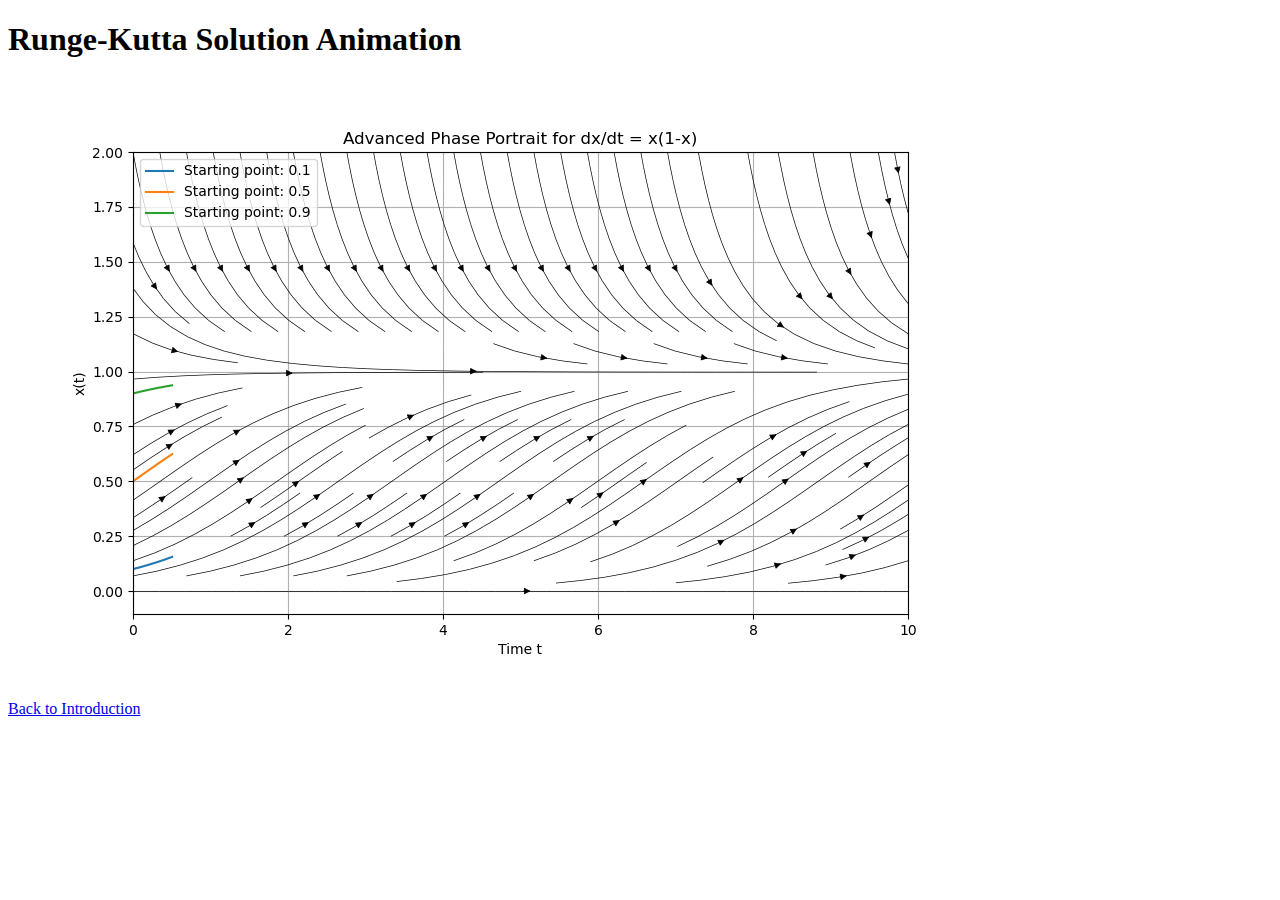
<file: pages/animation.html>
<!DOCTYPE html>
<html lang="en">
<head>
    <meta charset="UTF-8">
    <meta name="viewport" content="width=device-width, initial-scale=1.0">
    <title>Runge-Kutta Animation</title>
</head>
<body>
    <h1>Runge-Kutta Solution Animation</h1>
    <img src="../animations/runge_kutta_solution_with_streamlines.gif" alt="Runge-Kutta Solution Animation">
    <p><a href="../index.html">Back to Introduction</a></p>
</body>
</html>
</file>
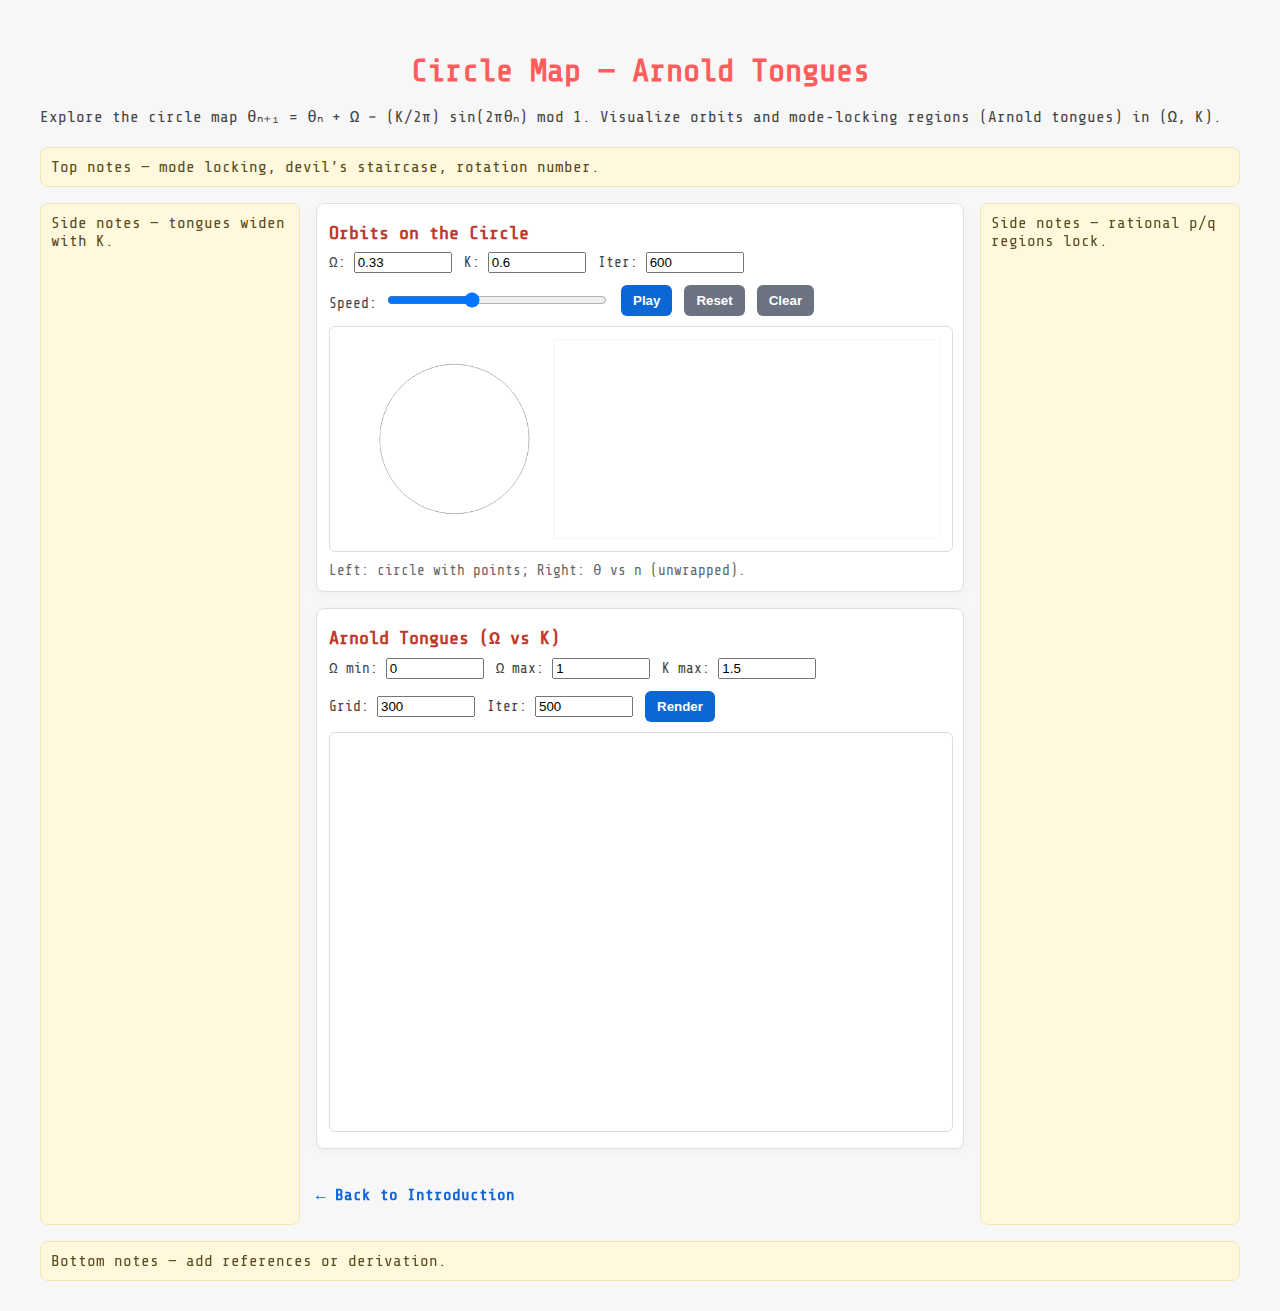
<file: pages/circle_map.html>
<!DOCTYPE html>
<html lang="en">
<head>
  <meta charset="UTF-8" />
  <meta name="viewport" content="width=device-width, initial-scale=1.0" />
  <title>Circle Map — Arnold Tongues</title>
  <style>
    :root { --bg:#f5f5f5; --accent:#0366d6; --muted:#666; }
    body { font-family: Arial, sans-serif; max-width: 1200px; margin: 0 auto; padding: 2rem; background: var(--bg); }
    h1 { text-align: center; color: #333; margin-bottom: .25rem; }
    p { color: #444; line-height: 1.6; }
    .layout { display: grid; grid-template-areas: 'top' 'main' 'bottom'; gap: 16px; }
    .main { grid-area: main; }
    .note-bubble { background: #fff8dc; border: 1px solid #f0e6b6; border-radius: 8px; padding: 10px; color: #5b4b20; }
    .note-top { grid-area: top; } .note-bottom { grid-area: bottom; } .note-left { grid-area: left; } .note-right { grid-area: right; }
    @media(min-width: 1100px){ .layout { grid-template-columns: 260px 1fr 260px; grid-template-areas: 'top top top' 'left main right' 'bottom bottom bottom'; } }
    .panel { background: #fff; border: 1px solid #e0e0e0; border-radius: 8px; padding: 12px; box-shadow: 0 2px 10px rgba(0,0,0,0.04); }
    .controls { display:flex; flex-wrap:wrap; gap:12px; align-items:center; margin-bottom:10px; }
    label { font-size:.9rem; color:var(--muted); }
    input[type="number"]{ width:90px; }
    input[type="range"]{ width:220px; }
    .button{ background:var(--accent); border:none; color:#fff; padding:8px 12px; border-radius:6px; font-weight:bold; cursor:pointer; }
    .button.secondary{ background:#6b7280; }
    canvas { width: 100%; height: auto; background: #fff; border:1px solid #ddd; border-radius:6px; }
    .back { display:inline-block; margin-top:18px; color:var(--accent); text-decoration:none; font-weight:bold; }
</style>
    <link rel="stylesheet" href="../assets/css/theme.css" />
</head>
<body>
  <h1>Circle Map — Arnold Tongues</h1>
  <p>Explore the circle map θₙ₊₁ = θₙ + Ω − (K/2π) sin(2πθₙ) mod 1. Visualize orbits and mode‑locking regions (Arnold tongues) in (Ω, K).</p>

  <div class="layout">
    <div class="note-bubble note-top">Top notes — mode locking, devil’s staircase, rotation number.</div>
    <div class="note-bubble note-left">Side notes — tongues widen with K.</div>

    <div class="main">
      <div class="panel">
        <h3 style="margin:6px 0 8px 0">Orbits on the Circle</h3>
        <div class="controls">
          <label>Ω: <input id="omega" type="number" step="0.001" value="0.33"/></label>
          <label>K: <input id="K" type="number" step="0.01" value="0.6"/></label>
          <label>Iter: <input id="N" type="number" step="10" value="600"/></label>
          <label>Speed: <input id="oSpeed" type="range" min="1" max="30" step="1" value="12"/></label>
          <button class="button" id="orbitPlay">Play</button>
          <button class="button secondary" id="orbitReset">Reset</button>
          <button class="button secondary" id="orbitClear">Clear</button>
        </div>
        <canvas id="orbit" width="1000" height="360"></canvas>
        <div style="font-size:.9rem;color:#666;margin-top:6px;">Left: circle with points; Right: θ vs n (unwrapped).</div>
      </div>

      <div class="panel" style="margin-top:16px;">
        <h3 style="margin:6px 0 8px 0">Arnold Tongues (Ω vs K)</h3>
        <div class="controls">
          <label>Ω min: <input id="oMin" type="number" step="0.01" value="0"/></label>
          <label>Ω max: <input id="oMax" type="number" step="0.01" value="1"/></label>
          <label>K max: <input id="kMax" type="number" step="0.05" value="1.5"/></label>
          <label>Grid: <input id="grid" type="number" step="10" value="300"/></label>
          <label>Iter: <input id="tIter" type="number" step="50" value="500"/></label>
          <button class="button" id="tongues">Render</button>
        </div>
        <canvas id="tongue" width="1000" height="640"></canvas>
      </div>
      <p><a class="back" href="../index.html">← Back to Introduction</a></p>
    </div>

    <div class="note-bubble note-right">Side notes — rational p/q regions lock.</div>
    <div class="note-bubble note-bottom">Bottom notes — add references or derivation.</div>
  </div>

  <script>
  function circleStep(theta, omega, K){
    const v = theta + omega - (K/(2*Math.PI))*Math.sin(2*Math.PI*theta);
    return ((v % 1) + 1) % 1; // keep in [0,1)
  }
  (function(){
    const canvas=document.getElementById('orbit'); const ctx=canvas.getContext('2d');
    const cx=200, cy=180, R=120; const plotX0=360, plotY0=20, plotW=canvas.width-380, plotH=canvas.height-40;
    let playing=false, version=0; let th=0.1, unwrapped=0.1, n=0;
    function clearOrbit(){ ctx.clearRect(0,0,canvas.width,canvas.height); ctx.strokeStyle='#999'; ctx.beginPath(); ctx.arc(cx,cy,R,0,Math.PI*2); ctx.stroke(); ctx.strokeStyle='#eee'; ctx.strokeRect(plotX0,plotY0,plotW,plotH); }
    function startOrbit(){ const my=++version; playing=true; n=0; th=0.1; unwrapped=0.1; clearOrbit(); step(); function step(){ if(my!==version) return; if(!playing){ requestAnimationFrame(step); return; } const omega=parseFloat(document.getElementById('omega').value); const K=parseFloat(document.getElementById('K').value); const N=parseInt(document.getElementById('N').value,10); const speed=parseInt(document.getElementById('oSpeed').value,10); ctx.strokeStyle='#0366d6'; ctx.lineWidth=1.2; ctx.beginPath(); for(let s=0;s<speed && n<N; s++, n++){ const x=cx+R*Math.cos(2*Math.PI*th), y=cy+R*Math.sin(2*Math.PI*th); ctx.fillStyle='rgba(3,102,214,0.9)'; ctx.beginPath(); ctx.arc(x,y,2.0,0,Math.PI*2); ctx.fill(); const px=plotX0 + (n/(N-1))*plotW; const py=plotY0 + (1-((unwrapped%1)))*plotH; if(n===0) ctx.moveTo(px,py); else ctx.lineTo(px,py); const next=circleStep(th,omega,K); let d=next-th; if(d>0.5) d-=1; if(d<-0.5) d+=1; unwrapped+=d; th=next; } ctx.stroke(); if(n<N){ requestAnimationFrame(step); } }
    }
    document.getElementById('orbitPlay').addEventListener('click', (e)=>{ if(!playing){ e.target.textContent='Pause'; if(n===0 || n>=parseInt(document.getElementById('N').value,10)) startOrbit(); else { playing=true; } } else { playing=false; e.target.textContent='Play'; } });
    document.getElementById('orbitReset').addEventListener('click', ()=>{ playing=false; document.getElementById('orbitPlay').textContent='Play'; th=0.1; unwrapped=0.1; n=0; clearOrbit(); });
    document.getElementById('orbitClear').addEventListener('click', ()=>{ clearOrbit(); });
    clearOrbit();
  })();
  function renderTongues(){
    const canvas=document.getElementById('tongue'); const ctx=canvas.getContext('2d');
    const oMin=parseFloat(document.getElementById('oMin').value), oMax=parseFloat(document.getElementById('oMax').value), kMax=parseFloat(document.getElementById('kMax').value); const grid=parseInt(document.getElementById('grid').value,10); const tIter=parseInt(document.getElementById('tIter').value,10);
    ctx.clearRect(0,0,canvas.width,canvas.height);
    const toX=omega=> ( (omega-oMin)/(oMax-oMin) )*(canvas.width-60)+40; const toY=K=> (1-K/kMax)*(canvas.height-60)+20;
    // axes
    ctx.strokeStyle='#999'; ctx.strokeRect(40,20,canvas.width-60,canvas.height-60);
    let j=0; const rows=Math.max(60, Math.floor(grid*0.6)); const cols=grid; const chunk=Math.max(1, Math.floor(rows/120));
    function frame(){
      for(let r=0;r<chunk;r++){
        if(j>=rows){ requestAnimationFrame(frame); return; }
        const K = (j/(rows-1))*kMax; for(let i=0;i<cols;i++){
          const omega = oMin + (i/(cols-1))*(oMax-oMin);
          let th=0.1; // warm-up
          for(let t=0;t<200;t++) th=circleStep(th,omega,K);
          let w=0; let u=th; for(let t=0;t<tIter;t++){ const next=circleStep(u,omega,K); let d=next-u; if(d>0.5) d-=1; if(d<-0.5) d+=1; w+=d; u=next; }
          const rot = w/tIter; // rotation number
          // color by closeness to rationals with small q
          const qMax=6; let bestQ=0; let bestErr=1e9; for(let q=1;q<=qMax;q++){ const p=Math.round(rot*q); const err=Math.abs(rot - p/q); if(err<bestErr){ bestErr=err; bestQ=q; } }
          const hue= 220 - 160*(bestQ-1)/(qMax-1); const alpha = Math.max(0.15, Math.min(0.9, 0.6 - Math.log10(1e-6+bestErr)));
          ctx.fillStyle=`hsla(${hue},90%,45%,${alpha})`;
          const px=toX(omega), py=toY(K); ctx.fillRect(px,py,1,1);
        }
        j++;
      }
      if(j<rows) requestAnimationFrame(frame);
    }
    requestAnimationFrame(frame);
  }
  document.getElementById('orbitDraw').addEventListener('click', drawOrbit);
  document.getElementById('orbitClear').addEventListener('click', ()=>{ const c=document.getElementById('orbit'); c.getContext('2d').clearRect(0,0,c.width,c.height); });
  document.getElementById('tongues').addEventListener('click', renderTongues);
  // initial quick draws
  drawOrbit();
  setTimeout(renderTongues, 50);
  </script>
</body>
</html>
</file>
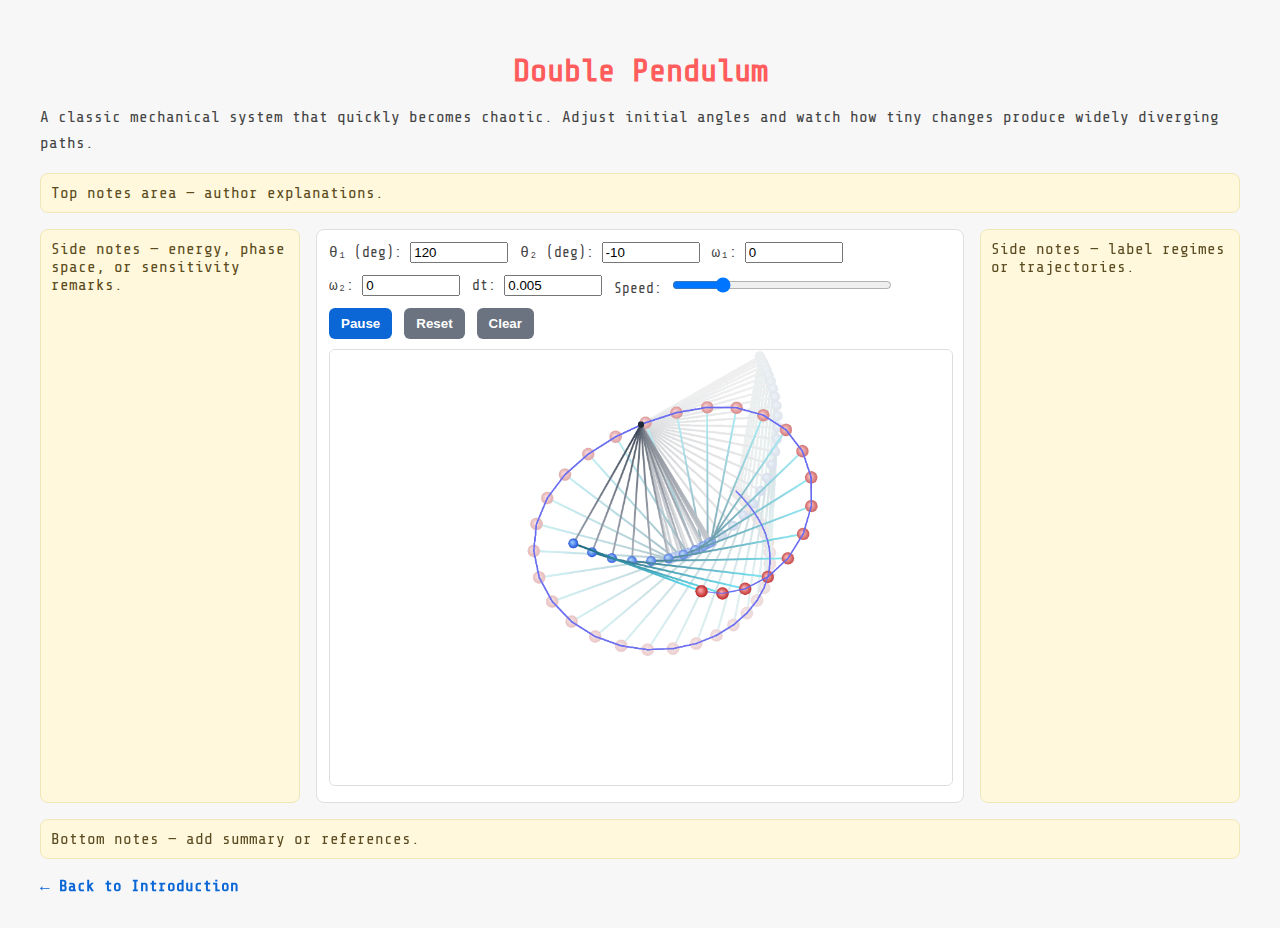
<file: pages/double_pendulum.html>
<!DOCTYPE html>
<html lang="en">
<head>
    <meta charset="UTF-8" />
    <meta name="viewport" content="width=device-width, initial-scale=1.0" />
    <title>Double Pendulum — Chaotic Motion</title>
    <style>
        :root { --bg:#f5f5f5; --accent:#0366d6; --muted:#666; }
        body { font-family: Arial, sans-serif; max-width: 1200px; margin: 0 auto; padding: 2rem; background: var(--bg); }
        h1 { text-align: center; color: #333; margin-bottom: .25rem; }
        p { color: #444; line-height: 1.6; }
        .layout { display: grid; grid-template-areas: 'top' 'main' 'bottom'; gap: 16px; }
        .main { grid-area: main; }
        .note-bubble { background: #fff8dc; border: 1px solid #f0e6b6; border-radius: 8px; padding: 10px; color: #5b4b20; }
        .note-top { grid-area: top; }
        .note-bottom { grid-area: bottom; }
        .note-left { grid-area: left; }
        .note-right { grid-area: right; }
        @media(min-width: 1100px){
            .layout { grid-template-columns: 260px 1fr 260px; grid-template-areas: 'top top top' 'left main right' 'bottom bottom bottom'; }
        }
        .panel { background: white; border: 1px solid #e0e0e0; border-radius: 8px; padding: 12px; }
        .controls { display: flex; flex-wrap: wrap; gap: 12px; align-items: center; margin-bottom: 10px; }
        label { font-size: .9rem; color: var(--muted); }
        input[type="number"] { width: 90px; }
        input[type="range"] { width: 220px; }
        .button { background: var(--accent); border: none; color: white; padding: 8px 12px; border-radius: 6px; font-weight: bold; cursor: pointer; }
        .button.secondary { background: #6b7280; }
        canvas { width: 100%; height: auto; background: radial-gradient(1200px 800px at 50% 0%, #ffffff, #f7fafc); border: 1px solid #ddd; border-radius: 6px; }
        .back { display: inline-block; margin-top: 18px; color: var(--accent); text-decoration: none; font-weight: bold; }
</style>
    <link rel="stylesheet" href="../assets/css/theme.css" />
</head>
<body>
    <h1>Double Pendulum</h1>
    <p>
        A classic mechanical system that quickly becomes chaotic. Adjust initial
        angles and watch how tiny changes produce widely diverging paths.
    </p>

    <div class="layout">
        <div class="note-bubble note-top">Top notes area — author explanations.</div>
        <div class="note-bubble note-left">Side notes — energy, phase space, or sensitivity remarks.</div>

        <div class="main">
        <div class="panel">
            <div class="controls">
                <label>θ₁ (deg): <input id="th1" type="number" step="1" value="120"/></label>
                <label>θ₂ (deg): <input id="th2" type="number" step="1" value="-10"/></label>
                <label>ω₁: <input id="om1" type="number" step="0.1" value="0"/></label>
                <label>ω₂: <input id="om2" type="number" step="0.1" value="0"/></label>
                <label>dt: <input id="dt" type="number" step="0.0005" value="0.005"/></label>
                <label>Speed: <input id="speed" type="range" min="1" max="20" step="1" value="5"/></label>
                <button class="button" id="toggle">Pause</button>
                <button class="button secondary" id="reset">Reset</button>
                <button class="button secondary" id="clear">Clear</button>
            </div>
        <canvas id="pendulum" width="1000" height="700"></canvas>
        </div>
        </div>

        <div class="note-bubble note-right">Side notes — label regimes or trajectories.</div>
        <div class="note-bubble note-bottom">Bottom notes — add summary or references.</div>
    </div>

    <a class="back" href="../index.html">← Back to Introduction</a>

    <script>
    function deriv(state){
        // state = [theta1, omega1, theta2, omega2]
        const g = 9.81, m1=1, m2=1, l1=1, l2=1;
        const [t1, w1, t2, w2] = state;
        const delta = t2 - t1;
        const den = (2*m1 + m2 - m2*Math.cos(2*delta));

        const dw1 = (
            -g*(2*m1 + m2)*Math.sin(t1)
            - m2*g*Math.sin(t1 - 2*t2)
            - 2*Math.sin(delta)*m2*(w2*w2*l2 + w1*w1*l1*Math.cos(delta))
        ) / (l1 * den);

        const dw2 = (
            2*Math.sin(delta) * (
                w1*w1*l1*(m1+m2)
                + g*(m1+m2)*Math.cos(t1)
                + w2*w2*l2*m2*Math.cos(delta)
            )
        ) / (l2 * den);

        return [w1, dw1, w2, dw2];
    }

    function rk4(state, dt){
        const add = (a,b,scale=1)=> a.map((v,i)=> v + scale*b[i]);
        const mul = (a,scale)=> a.map(v=> v*scale);
        const k1 = deriv(state);
        const k2 = deriv(add(state, mul(k1, dt/2)));
        const k3 = deriv(add(state, mul(k2, dt/2)));
        const k4 = deriv(add(state, mul(k3, dt)));
        const incr = [0,1,2,3].map(i => (k1[i] + 2*k2[i] + 2*k3[i] + k4[i]) * dt/6);
        return add(state, incr);
    }

    (function(){
        const canvas = document.getElementById('pendulum');
        const ctx = canvas.getContext('2d');
        let running = true;
        let dt = 0.005, speed = 5;

        function readParams(){
            dt = parseFloat(document.getElementById('dt').value);
            speed = parseInt(document.getElementById('speed').value,10);
        }

        function getInitial(){
            const d2r = Math.PI/180;
            const t1 = parseFloat(document.getElementById('th1').value)*d2r;
            const t2 = parseFloat(document.getElementById('th2').value)*d2r;
            const w1 = parseFloat(document.getElementById('om1').value);
            const w2 = parseFloat(document.getElementById('om2').value);
            return [t1,w1,t2,w2];
        }

        let state = getInitial();

        const trail = [];
        const trailMax = 500;

        function drawArm(){
            const [t1, , t2] = state;
            const origin = {x: canvas.width/2, y: 120};
            const L = 220; // pixels per unit length
            const x1 = origin.x + L*Math.sin(t1);
            const y1 = origin.y + L*Math.cos(t1);
            const x2 = x1 + L*Math.sin(t2);
            const y2 = y1 + L*Math.cos(t2);

            // soft fade
            ctx.fillStyle = 'rgba(255,255,255,0.06)';
            ctx.fillRect(0,0,canvas.width, canvas.height);

            // Update trail
            trail.push([x2,y2]); if(trail.length>trailMax) trail.shift();
            // Draw trail with fading alpha
            ctx.lineWidth = 2;
            for(let i=1;i<trail.length;i++){
                const a = i/trail.length;
                ctx.strokeStyle = `rgba(99,102,241,${0.2 + 0.6*a})`;
                ctx.beginPath();
                ctx.moveTo(trail[i-1][0], trail[i-1][1]);
                ctx.lineTo(trail[i][0], trail[i][1]);
                ctx.stroke();
            }

            // Rods with subtle gradients
            const rod = ctx.createLinearGradient(origin.x,origin.y,x1,y1);
            rod.addColorStop(0,'#374151'); rod.addColorStop(1,'#9ca3af');
            ctx.strokeStyle = rod; ctx.lineWidth = 3; ctx.lineCap = 'round';
            ctx.beginPath(); ctx.moveTo(origin.x, origin.y); ctx.lineTo(x1, y1); ctx.stroke();

            const rod2 = ctx.createLinearGradient(x1,y1,x2,y2);
            rod2.addColorStop(0,'#155e75'); rod2.addColorStop(1,'#67e8f9');
            ctx.strokeStyle = rod2; ctx.lineWidth = 3; ctx.lineCap = 'round';
            ctx.beginPath(); ctx.moveTo(x1, y1); ctx.lineTo(x2, y2); ctx.stroke();

            // Pivot and bobs with shading
            ctx.fillStyle = '#1f2937'; ctx.beginPath(); ctx.arc(origin.x,origin.y,5,0,Math.PI*2); ctx.fill();
            const grd1 = ctx.createRadialGradient(x1-2,y1-2,1,x1,y1,8);
            grd1.addColorStop(0,'#93c5fd'); grd1.addColorStop(1,'#1d4ed8');
            ctx.fillStyle = grd1; ctx.beginPath(); ctx.arc(x1,y1,8,0,Math.PI*2); ctx.fill();
            const grd2 = ctx.createRadialGradient(x2-2,y2-2,1,x2,y2,10);
            grd2.addColorStop(0,'#fca5a5'); grd2.addColorStop(1,'#b91c1c');
            ctx.fillStyle = grd2; ctx.beginPath(); ctx.arc(x2,y2,10,0,Math.PI*2); ctx.fill();
        }

        function step(){
            readParams();
            if(running){
                for(let i=0;i<speed;i++){
                    state = rk4(state, dt);
                }
                drawArm();
            }
            requestAnimationFrame(step);
        }

        // Controls
        document.getElementById('toggle').addEventListener('click', (e)=>{
            running = !running;
            e.target.textContent = running ? 'Pause' : 'Resume';
        });
        document.getElementById('reset').addEventListener('click', ()=>{
            // Restore defaults
            document.getElementById('th1').value = 120;
            document.getElementById('th2').value = -10;
            document.getElementById('om1').value = 0;
            document.getElementById('om2').value = 0;
            document.getElementById('dt').value = 0.005;
            document.getElementById('speed').value = 5;
            state = getInitial();
            trail.length = 0;
            // Clear canvas background
            ctx.clearRect(0,0,canvas.width, canvas.height);
            ctx.fillStyle = '#ffffff';
            ctx.fillRect(0,0,canvas.width, canvas.height);
            // Ensure running
            running = true; document.getElementById('toggle').textContent = 'Pause';
        });
        document.getElementById('clear').addEventListener('click', ()=>{
            ctx.clearRect(0,0,canvas.width, canvas.height);
        });

        // Prime canvas background
        ctx.fillStyle = '#ffffff';
        ctx.fillRect(0,0,canvas.width, canvas.height);

        step();
    })();
    </script>
</body>
</html>
</file>
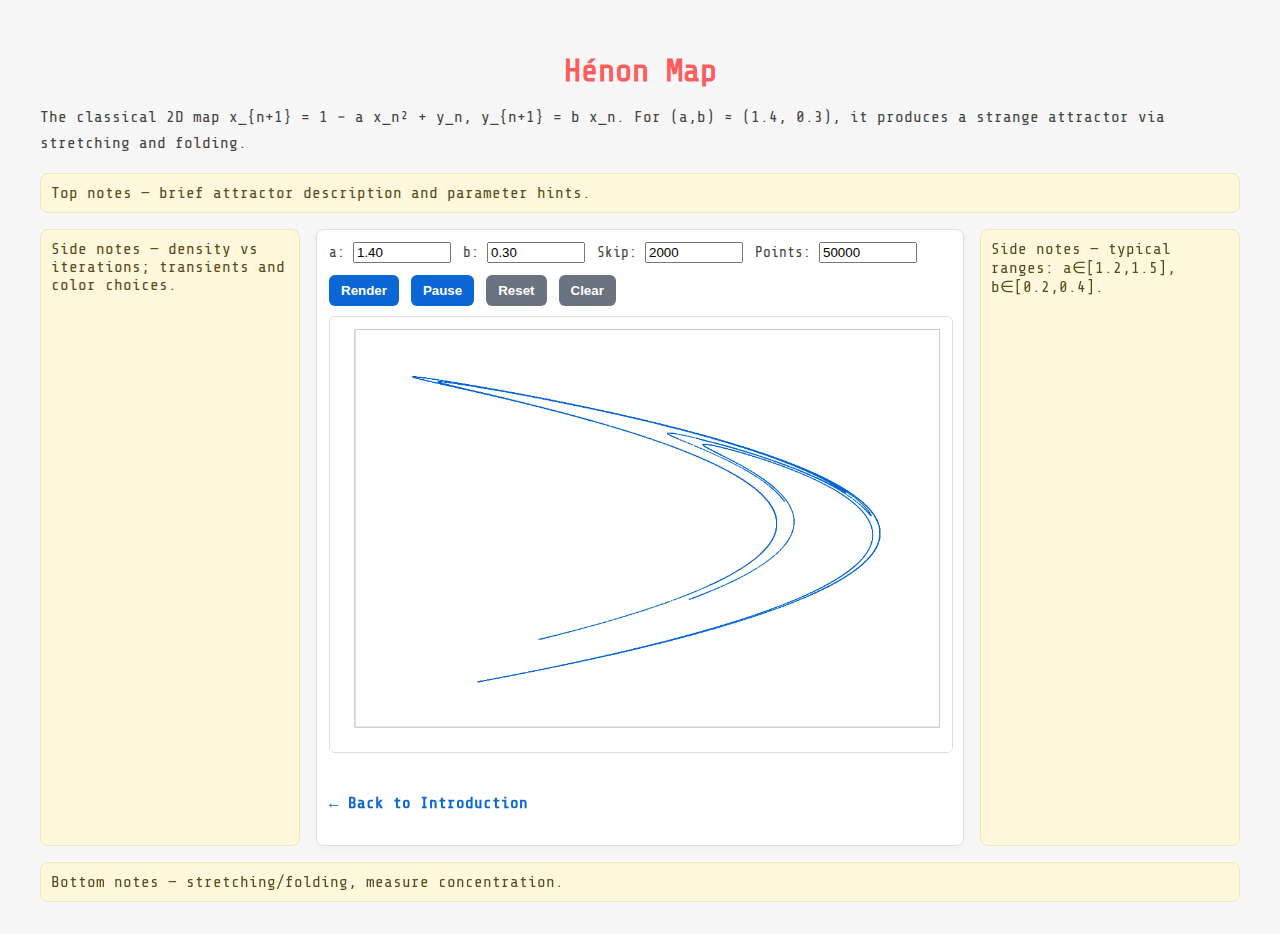
<file: pages/henon.html>
<!DOCTYPE html>
<html lang="en">
<head>
  <meta charset="UTF-8" />
  <meta name="viewport" content="width=device-width, initial-scale=1.0" />
  <title>Hénon Map — Strange Attractor</title>
  <style>
    :root { --bg:#f5f5f5; --accent:#0366d6; --muted:#666; }
    body { font-family: Arial, sans-serif; max-width: 1200px; margin: 0 auto; padding: 2rem; background: var(--bg); }
    h1 { text-align: center; color: #333; margin-bottom: .25rem; }
    p { color: #444; line-height: 1.6; }
    .layout { display: grid; grid-template-areas: 'top' 'main' 'bottom'; gap: 16px; }
    .main { grid-area: main; }
    .note-bubble { background: #fff8dc; border: 1px solid #f0e6b6; border-radius: 8px; padding: 10px; color: #5b4b20; }
    .note-top { grid-area: top; } .note-bottom { grid-area: bottom; } .note-left { grid-area: left; } .note-right { grid-area: right; }
    @media(min-width: 1100px){ .layout { grid-template-columns: 260px 1fr 260px; grid-template-areas: 'top top top' 'left main right' 'bottom bottom bottom'; } }
    .panel { background:#fff; border:1px solid #e0e0e0; border-radius:8px; padding:12px; box-shadow:0 2px 10px rgba(0,0,0,0.04); }
    .controls { display:flex; flex-wrap:wrap; gap:12px; align-items:center; margin-bottom:10px; }
    label { font-size:.9rem; color:var(--muted); }
    input[type="number"]{ width:90px; }
    .button{ background:var(--accent); border:none; color:#fff; padding:8px 12px; border-radius:6px; font-weight:bold; cursor:pointer; }
    .button.secondary{ background:#6b7280; }
    canvas { width:100%; height:auto; background: #fff; border:1px solid #ddd; border-radius:6px; }
    .back { display:inline-block; margin-top:18px; color:var(--accent); text-decoration:none; font-weight:bold; }
</style>
    <link rel="stylesheet" href="../assets/css/theme.css" />
</head>
<body>
  <h1>Hénon Map</h1>
  <p>The classical 2D map x_{n+1} = 1 − a x_n² + y_n, y_{n+1} = b x_n. For (a,b) ≈ (1.4, 0.3), it produces a strange attractor via stretching and folding.</p>

  <div class="layout">
    <div class="note-bubble note-top">Top notes — brief attractor description and parameter hints.</div>
    <div class="note-bubble note-left">Side notes — density vs iterations; transients and color choices.</div>

    <div class="main">
      <div class="panel">
        <div class="controls">
          <label>a: <input id="a" type="number" step="0.01" value="1.40"/></label>
          <label>b: <input id="b" type="number" step="0.01" value="0.30"/></label>
          <label>Skip: <input id="skip" type="number" step="1000" value="2000"/></label>
          <label>Points: <input id="points" type="number" step="1000" value="50000"/></label>
          <button class="button" id="draw">Render</button>
          <button class="button" id="pause">Pause</button>
          <button class="button secondary" id="reset">Reset</button>
          <button class="button secondary" id="clear">Clear</button>
        </div>
        <canvas id="henon" width="1000" height="700"></canvas>
        <p><a class="back" href="../index.html">← Back to Introduction</a></p>
      </div>
    </div>

    <div class="note-bubble note-right">Side notes — typical ranges: a∈[1.2,1.5], b∈[0.2,0.4].</div>
    <div class="note-bubble note-bottom">Bottom notes — stretching/folding, measure concentration.</div>
  </div>

  <script>
  function stepHenon([x,y], a, b){ return [ 1 - a*x*x + y, b*x ]; }
  (function(){
    const canvas=document.getElementById('henon'); const ctx=canvas.getContext('2d');
    let running=true; let a=1.4, b=0.3; let skip=2000, points=50000; let state=[0.1,0.0];
    let drawn=0; let started=false; let version=0;
    function read(){ a=parseFloat(document.getElementById('a').value); b=parseFloat(document.getElementById('b').value); skip=parseInt(document.getElementById('skip').value,10); points=parseInt(document.getElementById('points').value,10); }
    function clearAll(){ ctx.fillStyle='#ffffff'; ctx.fillRect(0,0,canvas.width,canvas.height); ctx.strokeStyle='#999'; ctx.strokeRect(40,20,canvas.width-60,canvas.height-60); }
    function toCanvas([x,y]){ // typical viewport
      const xMin=-1.6, xMax=1.6, yMin=-0.5, yMax=0.5;
      const px=(x-xMin)/(xMax-xMin)*(canvas.width-60)+40;
      const py=(1-(y-yMin)/(yMax-yMin))*(canvas.height-60)+20;
      return [px,py];
    }
    function start(){
      read(); started=true; drawn=0; state=[0.1,0.0]; const my=++version; // drop prior runs
      // burn-in
      for(let i=0;i<skip;i++){ state=stepHenon(state,a,b); }
      function frame(){
        if(!running || my!==version) { requestAnimationFrame(frame); return; }
        ctx.fillStyle='rgba(3,102,214,0.9)';
        const batch=5000;
        for(let i=0;i<batch && drawn<points;i++){
          state=stepHenon(state,a,b);
          const [px,py]=toCanvas(state);
          ctx.fillRect(px,py,1,1);
          drawn++;
        }
        if(drawn<points) requestAnimationFrame(frame);
      }
      requestAnimationFrame(frame);
    }
    document.getElementById('draw').addEventListener('click', ()=>{ clearAll(); start(); });
    document.getElementById('pause').addEventListener('click', (e)=>{ running=!running; e.target.textContent=running?'Pause':'Resume'; });
    document.getElementById('reset').addEventListener('click', ()=>{ document.getElementById('a').value=1.40; document.getElementById('b').value=0.30; document.getElementById('skip').value=2000; document.getElementById('points').value=50000; running=true; document.getElementById('pause').textContent='Pause'; clearAll(); start(); });
    document.getElementById('clear').addEventListener('click', ()=>{ clearAll(); });
    clearAll(); start();
  })();
  </script>
</body>
</html>
</file>
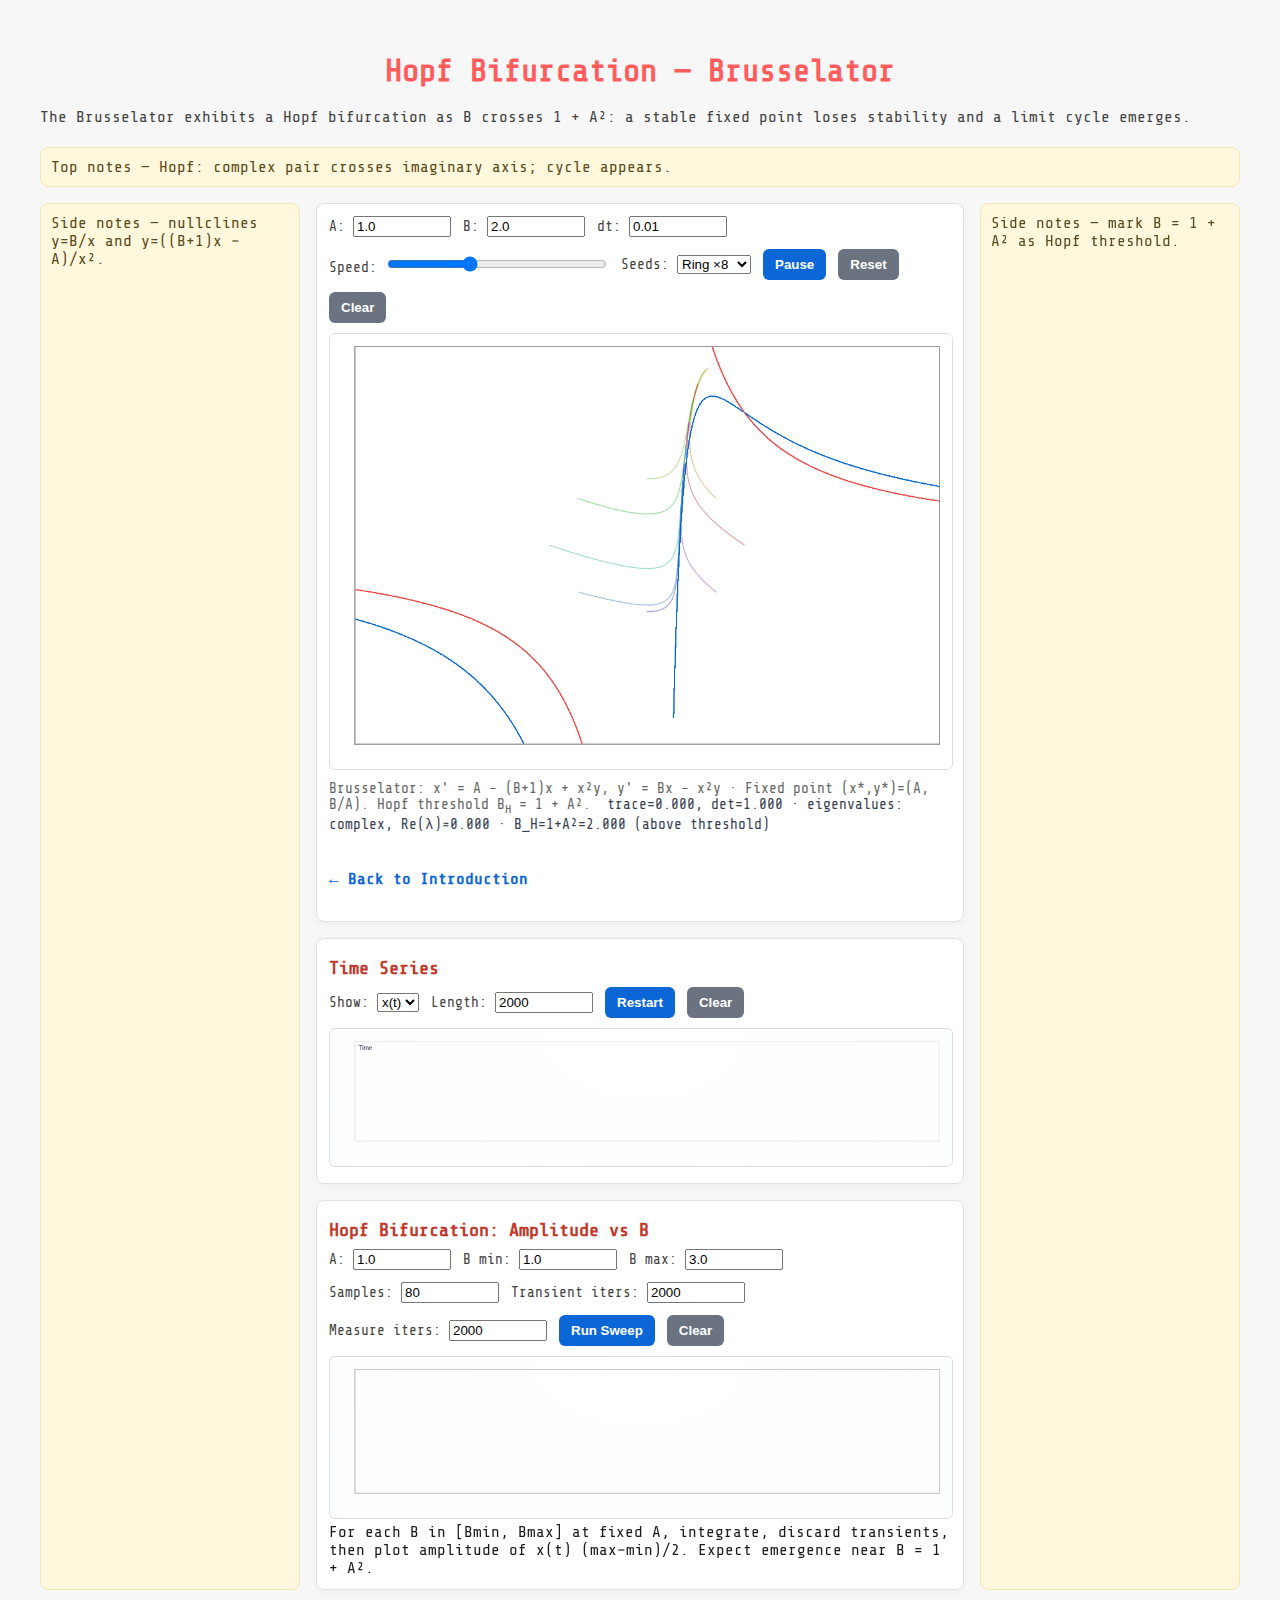
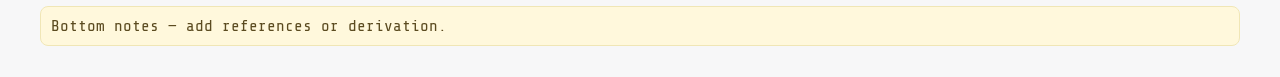
<file: pages/hopf_brusselator.html>
<!DOCTYPE html>
<html lang="en">
<head>
  <meta charset="UTF-8" />
  <meta name="viewport" content="width=device-width, initial-scale=1.0" />
  <title>Hopf Bifurcation — Brusselator</title>
  <style>
    :root { --bg:#f5f5f5; --accent:#0366d6; --muted:#666; }
    body { font-family: Arial, sans-serif; max-width: 1200px; margin: 0 auto; padding: 2rem; background: var(--bg); }
    h1 { text-align: center; color: #333; margin-bottom: .25rem; }
    p { color: #444; line-height: 1.6; }
    .layout { display: grid; grid-template-areas: 'top' 'main' 'bottom'; gap: 16px; }
    .main { grid-area: main; }
    .note-bubble { background: #fff8dc; border: 1px solid #f0e6b6; border-radius: 8px; padding: 10px; color: #5b4b20; }
    .note-top { grid-area: top; } .note-bottom { grid-area: bottom; } .note-left { grid-area: left; } .note-right { grid-area: right; }
    @media(min-width: 1100px){ .layout { grid-template-columns: 260px 1fr 260px; grid-template-areas: 'top top top' 'left main right' 'bottom bottom bottom'; } }
    .panel { background: #fff; border: 1px solid #e0e0e0; border-radius: 8px; padding: 12px; box-shadow: 0 2px 10px rgba(0,0,0,0.04); }
    .controls { display:flex; flex-wrap:wrap; gap:12px; align-items:center; margin-bottom:10px; }
    label { font-size:.9rem; color:var(--muted); }
    input[type="number"]{ width:90px; }
    input[type="range"]{ width:220px; }
    .button{ background:var(--accent); border:none; color:#fff; padding:8px 12px; border-radius:6px; font-weight:bold; cursor:pointer; }
    .button.secondary{ background:#6b7280; }
    canvas { width: 100%; height: auto; background: radial-gradient(1200px 800px at 50% 0%, #ffffff, #f7fafc); border:1px solid #ddd; border-radius:6px; }
    .back { display:inline-block; margin-top:18px; color:var(--accent); text-decoration:none; font-weight:bold; }
</style>
    <link rel="stylesheet" href="../assets/css/theme.css" />
</head>
<body>
  <h1>Hopf Bifurcation — Brusselator</h1>
  <p>The Brusselator exhibits a Hopf bifurcation as B crosses 1 + A²: a stable fixed point loses stability and a limit cycle emerges.</p>

  <div class="layout">
    <div class="note-bubble note-top">Top notes — Hopf: complex pair crosses imaginary axis; cycle appears.</div>
    <div class="note-bubble note-left">Side notes — nullclines y=B/x and y=((B+1)x − A)/x².</div>

    <div class="main">
      <div class="panel">
        <div class="controls">
          <label>A: <input id="A" type="number" step="0.1" value="1.0"/></label>
          <label>B: <input id="B" type="number" step="0.1" value="2.0"/></label>
          <label>dt: <input id="dt" type="number" step="0.0005" value="0.01"/></label>
          <label>Speed: <input id="speed" type="range" min="1" max="20" step="1" value="8"/></label>
          <label>Seeds: <select id="seeds"><option value="ring8" selected>Ring ×8</option><option value="grid4x3">Grid 4×3</option><option value="none">None</option></select></label>
          <button class="button" id="toggle">Pause</button>
          <button class="button secondary" id="reset">Reset</button>
          <button class="button secondary" id="clear">Clear</button>
        </div>
        <canvas id="hopf" width="1000" height="700"></canvas>
        <div style="font-size:.9rem;color:#666;margin-top:6px;">
          Brusselator: x' = A − (B+1)x + x²y, y' = Bx − x²y · Fixed point (x*,y*)=(A, B/A). Hopf threshold B<sub>H</sub> = 1 + A².
          <span id="eigInfo" style="margin-left:8px; color:#374151;"></span>
        </div>
        <p><a class="back" href="../index.html">← Back to Introduction</a></p>
      </div>

      <div class="panel" style="margin-top:16px;">
        <h3 style="margin:6px 0 8px 0">Time Series</h3>
        <div class="controls">
          <label>Show: 
            <select id="tsVar"><option value="x" selected>x(t)</option><option value="y">y(t)</option></select>
          </label>
          <label>Length: <input id="tsLen" type="number" step="100" value="2000"/></label>
          <button class="button" id="tsRestart">Restart</button>
          <button class="button secondary" id="tsClear">Clear</button>
        </div>
        <canvas id="ts" width="1000" height="220"></canvas>
      </div>

      <div class="panel" style="margin-top:16px;">
        <h3 style="margin:6px 0 8px 0">Hopf Bifurcation: Amplitude vs B</h3>
        <div class="controls">
          <label>A: <input id="bA" type="number" step="0.1" value="1.0"/></label>
          <label>B min: <input id="bMin" type="number" step="0.1" value="1.0"/></label>
          <label>B max: <input id="bMax" type="number" step="0.1" value="3.0"/></label>
          <label>Samples: <input id="bSamples" type="number" step="10" value="80"/></label>
          <label>Transient iters: <input id="bSkip" type="number" step="100" value="2000"/></label>
          <label>Measure iters: <input id="bIter" type="number" step="100" value="2000"/></label>
          <button class="button" id="bRun">Run Sweep</button>
          <button class="button secondary" id="bClear">Clear</button>
        </div>
        <canvas id="bifamp" width="1000" height="260"></canvas>
        <div class="caption">For each B in [Bmin, Bmax] at fixed A, integrate, discard transients, then plot amplitude of x(t) (max−min)/2. Expect emergence near B = 1 + A².</div>
      </div>
    </div>

    <div class="note-bubble note-right">Side notes — mark B = 1 + A² as Hopf threshold.</div>
    <div class="note-bubble note-bottom">Bottom notes — add references or derivation.</div>
  </div>

  <script>
  function f_bruss([x,y], A, B){ return [ A - (B+1)*x + x*x*y, B*x - x*x*y ]; }
  function rk4Step2(state, dt, f){
    const add=(a,b,s=1)=>[a[0]+s*b[0], a[1]+s*b[1]]; const mul=(v,s)=>[v[0]*s,v[1]*s];
    const k1=f(state), k2=f(add(state,mul(k1,dt/2))), k3=f(add(state,mul(k2,dt/2))), k4=f(add(state,mul(k3,dt)));
    return add(state, [(k1[0]+2*k2[0]+2*k3[0]+k4[0])*dt/6,(k1[1]+2*k2[1]+2*k3[1]+k4[1])*dt/6]);
  }
  (function(){
    const canvas = document.getElementById('hopf');
    const ctx = canvas.getContext('2d');
    let running = true; let dt=0.01, speed=8; let A=1.0, B=2.0;
    let particles = [];
    const scale = 6; // view box [-3,3] for both axes
    function toCanvas([x,y]){ const xMin=-3,xMax=3,yMin=-3,yMax=3; const px=(x-xMin)/(xMax-xMin)*(canvas.width-60)+40; const py=(1-(y-yMin)/(yMax-yMin))*(canvas.height-60)+20; return [px,py]; }
    function toState(px,py){ const xMin=-3,xMax=3,yMin=-3,yMax=3; const x=(px-40)/(canvas.width-60)*(xMax-xMin)+xMin; const y=(1-(py-20)/(canvas.height-60))*(yMax-yMin)+yMin; return [x,y]; }
    function read(){ A=parseFloat(document.getElementById('A').value); B=parseFloat(document.getElementById('B').value); dt=parseFloat(document.getElementById('dt').value); speed=parseInt(document.getElementById('speed').value,10); }
    function clearAll(){ ctx.fillStyle='#fff'; ctx.fillRect(0,0,canvas.width,canvas.height); ctx.strokeStyle='#999'; ctx.strokeRect(40,20,canvas.width-60,canvas.height-60); }
    function drawNullclines(){
      // y = ((B+1)x - A)/x^2 and y = B/x; avoid singularities
      const xMin=-3,xMax=3; ctx.lineWidth=1.2;
      ctx.strokeStyle='rgba(3,102,214,0.7)'; ctx.beginPath(); let first=true; for(let i=0;i<=800;i++){ const x=xMin+i*(xMax-xMin)/800; if(Math.abs(x)<0.05) { first=true; continue; } const y=(((B+1)*x - A)/(x*x)); if(y<-3||y>3) { first=true; continue; } const [px,py]=toCanvas([x,y]); if(first){ctx.moveTo(px,py); first=false;} else {ctx.lineTo(px,py);} } ctx.stroke();
      ctx.strokeStyle='rgba(239,68,68,0.7)'; ctx.beginPath(); first=true; for(let i=0;i<=800;i++){ const x=xMin+i*(xMax-xMin)/800; if(Math.abs(x)<0.05) { first=true; continue; } const y=B/x; if(y<-3||y>3) { first=true; continue; } const [px,py]=toCanvas([x,y]); if(first){ctx.moveTo(px,py); first=false;} else {ctx.lineTo(px,py);} } ctx.stroke();
    }
    function reseed(kind){ particles=[]; const n=8; const r=1.0; if(kind==='none') return; if(kind==='ring8'){ for(let i=0;i<n;i++){ const a=2*Math.PI*i/n; particles.push({p:[r*Math.cos(a), r*Math.sin(a)], hue:(i/n)*330}); } } else if(kind==='grid4x3'){ const xs=[-1.5,-0.5,0.5,1.5], ys=[-1,0,1]; let k=0; for(const x of xs){ for(const y of ys){ particles.push({p:[x,y], hue:(k++/12)*330}); } } } }
    function updateEigInfo(){
      const tau = (B - 1) - (A*A); // trace = (B-1) + (-A^2)
      const Delta = A*A; // determinant
      const disc = tau*tau - 4*Delta;
      const re = (tau/2).toFixed(3);
      const type = disc<0 ? 'complex' : 'real';
      const Bh = 1 + A*A;
      const rel = (B>=Bh? 'above':'below');
      document.getElementById('eigInfo').textContent = `trace=${(tau).toFixed(3)}, det=${Delta.toFixed(3)} · eigenvalues: ${type}, Re(λ)≈${re} · B_H=1+A²=${Bh.toFixed(3)} (${rel} threshold)`;
    }
    function step(){ read(); updateEigInfo(); if(running && particles.length){ const f=(s)=>f_bruss(s,A,B); for(let sub=0;sub<speed;sub++){ for(const q of particles){ const next=rk4Step2(q.p,dt,f); const [x1,y1]=toCanvas(q.p), [x2,y2]=toCanvas(next); ctx.strokeStyle=`hsla(${q.hue|0},80%,45%,0.9)`; ctx.lineWidth=1.4; ctx.beginPath(); ctx.moveTo(x1,y1); ctx.lineTo(x2,y2); ctx.stroke(); q.p=next; } } } ctx.fillStyle='rgba(255,255,255,0.02)'; ctx.fillRect(0,0,canvas.width,canvas.height); ctx.strokeStyle='#999'; ctx.strokeRect(40,20,canvas.width-60,canvas.height-60); drawNullclines(); requestAnimationFrame(step); }
    // events
    document.getElementById('toggle').addEventListener('click',(e)=>{ running=!running; e.target.textContent=running?'Pause':'Resume'; });
    document.getElementById('reset').addEventListener('click',()=>{ document.getElementById('A').value=1.0; document.getElementById('B').value=2.0; document.getElementById('dt').value=0.01; document.getElementById('speed').value=8; clearAll(); drawNullclines(); reseed(document.getElementById('seeds').value); running=true; document.getElementById('toggle').textContent='Pause'; });
    document.getElementById('clear').addEventListener('click',()=>{ clearAll(); drawNullclines(); });
    document.getElementById('seeds').addEventListener('change',()=>{ clearAll(); drawNullclines(); reseed(document.getElementById('seeds').value); });
    canvas.addEventListener('click',(ev)=>{ const r=canvas.getBoundingClientRect(); const st=toState(ev.clientX-r.left, ev.clientY-r.top); particles.push({p:st, hue:Math.random()*330}); });
    // init
    clearAll(); drawNullclines(); reseed('ring8'); step();
  })();
  </script>

  <script>
  // Time series and Hopf amplitude sweep
  (function(){
    // Time series
    const cts = document.getElementById('ts'); if(!cts) return; const xctx = cts.getContext('2d');
    let tsRunning=false, tsVersion=0; let tsIdx=0; let tsA=1.0, tsB=2.0, tsdt=0.01;
    function f([x,y],A,B){ return [ A - (B+1)*x + x*x*y, B*x - x*x*y ]; }
    function rk4(s,dt,A,B){ const add=(u,v,k=1)=>[u[0]+k*v[0], u[1]+k*v[1]]; const mul=(v,k)=>[v[0]*k,v[1]*k]; const k1=f(s,A,B), k2=f(add(s,mul(k1,dt/2),1),A,B), k3=f(add(s,mul(k2,dt/2),1),A,B), k4=f(add(s,mul(k3,dt),1),A,B); return add(s,[(k1[0]+2*k2[0]+2*k3[0]+k4[0])*dt/6, (k1[1]+2*k2[1]+2*k3[1]+k4[1])*dt/6]); }
    function readTS(){ tsA=parseFloat(document.getElementById('A').value); tsB=parseFloat(document.getElementById('B').value); tsdt=parseFloat(document.getElementById('dt').value); }
    function clearTS(){ xctx.clearRect(0,0,cts.width,cts.height); xctx.strokeStyle='#ddd'; xctx.strokeRect(40,20,cts.width-60,cts.height-60); xctx.fillStyle='#374151'; xctx.fillText('Time', 46, 34); }
    function startTS(){ const my=++tsVersion; tsRunning=true; tsIdx=0; clearTS(); readTS(); let s=[0.1,0.0]; const N=parseInt(document.getElementById('tsLen').value,10); const varSel=document.getElementById('tsVar').value; const toX=k=> 40 + (k/(N-1))*(cts.width-60); const rangeY=6, y0=0; function norm(v){ return (v - y0 + rangeY/2)/rangeY; } xctx.strokeStyle='#0366d6'; xctx.beginPath(); function frame(){ if(my!==tsVersion) return; if(!tsRunning){ requestAnimationFrame(frame); return; } const stepN=20; for(let j=0;j<stepN && tsIdx<N; j++, tsIdx++){ const nxt=rk4(s,tsdt,tsA,tsB); const v=(varSel==='x'? s[0]: s[1]); const px=toX(tsIdx), py= 20 + (1 - Math.max(0,Math.min(1,norm(v))))*(cts.height-60); if(tsIdx===0) xctx.moveTo(px,py); else xctx.lineTo(px,py); s=nxt; } xctx.stroke(); if(tsIdx<N) requestAnimationFrame(frame); }
    requestAnimationFrame(frame); }
    document.getElementById('tsRestart').addEventListener('click', ()=>{ tsRunning=false; document.getElementById('tsLen').value=2000; clearTS(); startTS(); });
    document.getElementById('tsClear').addEventListener('click', clearTS);
    clearTS();

    // Amplitude sweep
    const cb = document.getElementById('bifamp'); const bctx = cb.getContext('2d');
    function clearAmp(){ bctx.clearRect(0,0,cb.width,cb.height); bctx.strokeStyle='#999'; bctx.strokeRect(40,20,cb.width-60,cb.height-60); }
    function runSweep(){ clearAmp(); const A=parseFloat(document.getElementById('bA').value); const Bmin=parseFloat(document.getElementById('bMin').value); const Bmax=parseFloat(document.getElementById('bMax').value); const S=parseInt(document.getElementById('bSamples').value,10); const skip=parseInt(document.getElementById('bSkip').value,10); const iters=parseInt(document.getElementById('bIter').value,10); const toX=B=> 40 + ((B-Bmin)/(Bmax-Bmin))*(cb.width-60); const toY=amp=> 20 + (1 - Math.min(1,amp/3.0))*(cb.height-60); // scale amplitudes
      let i=0; function frame(){ for(let c=0;c<3 && i<=S;c++,i++){ const B = Bmin + (i/S)*(Bmax-Bmin); let s=[0.1,0.0]; for(let t=0;t<skip;t++){ s=rk4(s,0.01,A,B); } let xmin=Infinity,xmax=-Infinity; for(let t=0;t<iters;t++){ s=rk4(s,0.01,A,B); xmin=Math.min(xmin,s[0]); xmax=Math.max(xmax,s[0]); } const amp=(xmax-xmin)/2; const px=toX(B), py=toY(amp); bctx.fillStyle='#0366d6'; bctx.fillRect(px,py,2,2); } if(i<=S) requestAnimationFrame(frame); }
      // Mark Hopf threshold
      const Bh = 1 + A*A; if(Bh>=Bmin && Bh<=Bmax){ bctx.strokeStyle='rgba(239,68,68,0.8)'; bctx.beginPath(); const x=toX(Bh); bctx.moveTo(x,20); bctx.lineTo(x,cb.height-40); bctx.stroke(); }
      requestAnimationFrame(frame);
    }
    document.getElementById('bRun').addEventListener('click', runSweep);
    document.getElementById('bClear').addEventListener('click', clearAmp);
    clearAmp();
  })();
  </script>
</body>
</html>
</file>
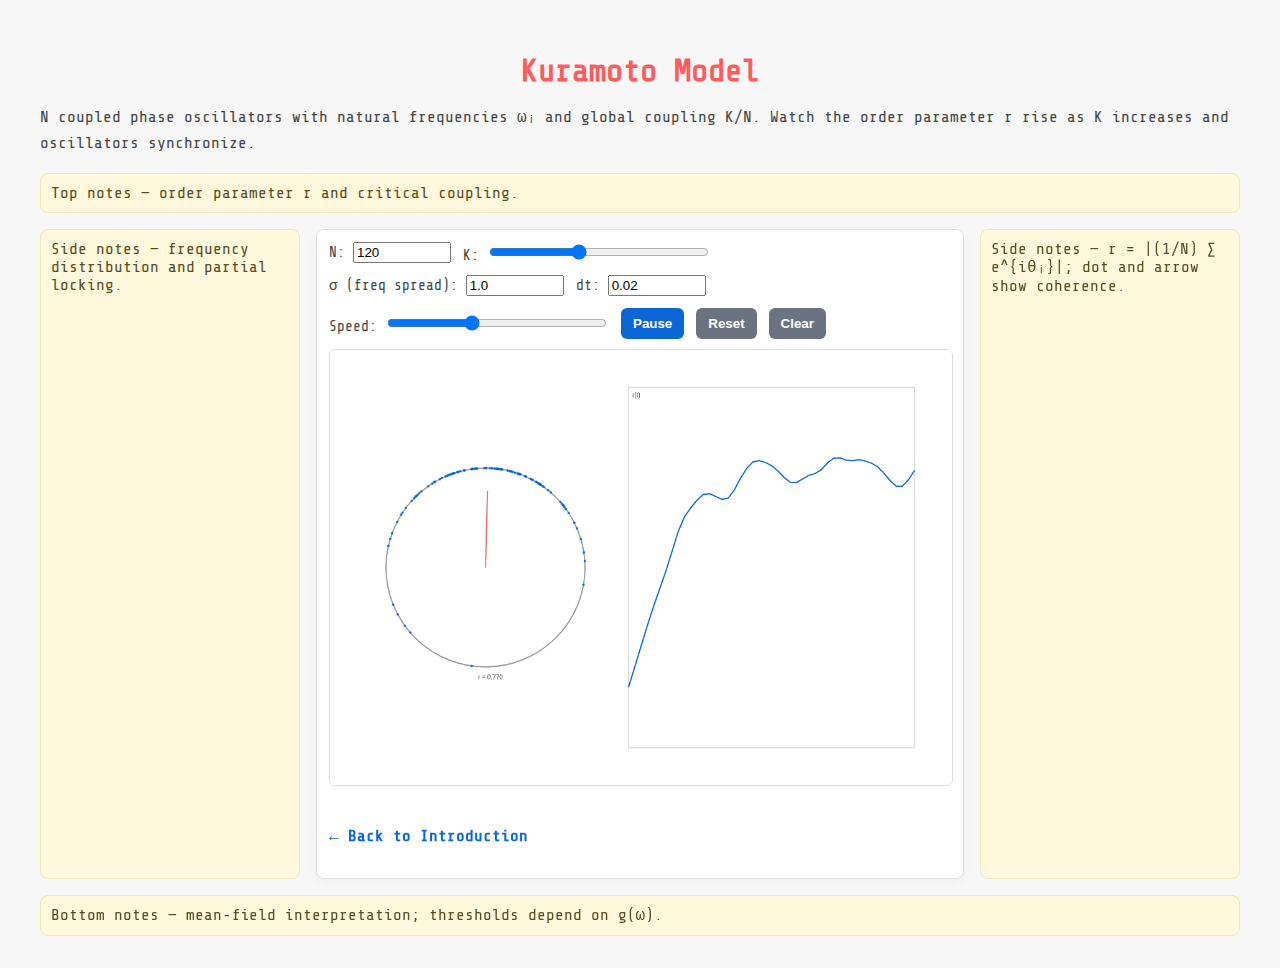
<file: pages/kuramoto.html>
<!DOCTYPE html>
<html lang="en">
<head>
  <meta charset="UTF-8" />
  <meta name="viewport" content="width=device-width, initial-scale=1.0" />
  <title>Kuramoto Model — Synchronization</title>
  <style>
    :root { --bg:#f5f5f5; --accent:#0366d6; --muted:#666; }
    body { font-family: Arial, sans-serif; max-width: 1200px; margin: 0 auto; padding: 2rem; background: var(--bg); }
    h1 { text-align: center; color: #333; margin-bottom: .25rem; }
    p { color: #444; line-height: 1.6; }
    .layout { display: grid; grid-template-areas: 'top' 'main' 'bottom'; gap: 16px; }
    .main { grid-area: main; }
    .note-bubble { background: #fff8dc; border: 1px solid #f0e6b6; border-radius: 8px; padding: 10px; color: #5b4b20; }
    .note-top { grid-area: top; } .note-bottom { grid-area: bottom; } .note-left { grid-area: left; } .note-right { grid-area: right; }
    @media(min-width: 1100px){ .layout { grid-template-columns: 260px 1fr 260px; grid-template-areas: 'top top top' 'left main right' 'bottom bottom bottom'; } }
    .panel { background:#fff; border:1px solid #e0e0e0; border-radius:8px; padding:12px; box-shadow:0 2px 10px rgba(0,0,0,0.04); }
    .controls { display:flex; flex-wrap:wrap; gap:12px; align-items:center; margin-bottom:10px; }
    label { font-size:.9rem; color:var(--muted); }
    input[type="number"]{ width:90px; }
    input[type="range"]{ width:220px; }
    .button{ background:var(--accent); border:none; color:#fff; padding:8px 12px; border-radius:6px; font-weight:bold; cursor:pointer; }
    .button.secondary{ background:#6b7280; }
    canvas { width:100%; height:auto; background: #fff; border:1px solid #ddd; border-radius:6px; }
    .back { display:inline-block; margin-top:18px; color:var(--accent); text-decoration:none; font-weight:bold; }
</style>
    <link rel="stylesheet" href="../assets/css/theme.css" />
</head>
<body>
  <h1>Kuramoto Model</h1>
  <p>N coupled phase oscillators with natural frequencies ωᵢ and global coupling K/N. Watch the order parameter r rise as K increases and oscillators synchronize.</p>

  <div class="layout">
    <div class="note-bubble note-top">Top notes — order parameter r and critical coupling.</div>
    <div class="note-bubble note-left">Side notes — frequency distribution and partial locking.</div>

    <div class="main">
      <div class="panel">
        <div class="controls">
          <label>N: <input id="N" type="number" step="10" value="120"/></label>
          <label>K: <input id="K" type="range" min="0" max="5" step="0.05" value="2.0"/></label>
          <label>σ (freq spread): <input id="sigma" type="number" step="0.05" value="1.0"/></label>
          <label>dt: <input id="dt" type="number" step="0.0005" value="0.02"/></label>
          <label>Speed: <input id="speed" type="range" min="1" max="30" step="1" value="12"/></label>
          <button class="button" id="toggle">Pause</button>
          <button class="button secondary" id="reset">Reset</button>
          <button class="button secondary" id="clear">Clear</button>
        </div>
        <canvas id="km" width="1000" height="700"></canvas>
        <p><a class="back" href="../index.html">← Back to Introduction</a></p>
      </div>
    </div>

    <div class="note-bubble note-right">Side notes — r = |(1/N) ∑ e^{iθᵢ}|; dot and arrow show coherence.</div>
    <div class="note-bubble note-bottom">Bottom notes — mean‑field interpretation; thresholds depend on g(ω).</div>
  </div>

  <script>
  (function(){
    const canvas=document.getElementById('km'); const ctx=canvas.getContext('2d');
    let running=true; let N=120, K=2.0, sigma=1.0, dt=0.02, speed=12;
    let theta=[], omega=[]; let t=0;
    function randn(){ // Box-Muller
      let u=0,v=0; while(u===0)u=Math.random(); while(v===0)v=Math.random();
      return Math.sqrt(-2*Math.log(u))*Math.cos(2*Math.PI*v);
    }
    function init(){
      N=parseInt(document.getElementById('N').value,10);
      K=parseFloat(document.getElementById('K').value);
      sigma=parseFloat(document.getElementById('sigma').value);
      dt=parseFloat(document.getElementById('dt').value);
      speed=parseInt(document.getElementById('speed').value,10);
      theta=new Array(N).fill(0).map(()=>Math.random()*2*Math.PI);
      omega=new Array(N).fill(0).map(()=>sigma*randn());
      t=0;
    }
    function drawFrame(){ ctx.fillStyle='#ffffff'; ctx.fillRect(0,0,canvas.width,canvas.height); }
    function drawSystem(){
      // Left: unit circle with phases; Right: r(t) trace
      const cx=250, cy=350, R=160;
      ctx.strokeStyle='#999'; ctx.beginPath(); ctx.arc(cx,cy,R,0,Math.PI*2); ctx.stroke();
      // Order parameter
      let sumX=0,sumY=0; for(let i=0;i<N;i++){ sumX+=Math.cos(theta[i]); sumY+=Math.sin(theta[i]); }
      const rx=sumX/N, ry=sumY/N; const r=Math.hypot(rx,ry); const phi=Math.atan2(ry,rx);
      // Oscillators
      for(let i=0;i<N;i++){
        const x=cx+R*Math.cos(theta[i]); const y=cy+R*Math.sin(theta[i]); ctx.fillStyle='rgba(3,102,214,0.9)'; ctx.beginPath(); ctx.arc(x,y,2,0,Math.PI*2); ctx.fill();
      }
      // r vector
      ctx.strokeStyle='rgba(239,68,68,0.8)'; ctx.lineWidth=2; ctx.beginPath(); ctx.moveTo(cx,cy); ctx.lineTo(cx+R*r*Math.cos(phi), cy+R*r*Math.sin(phi)); ctx.stroke();
      ctx.fillStyle='#374151'; ctx.fillText(`r = ${r.toFixed(3)}`, cx-12, cy+R+20);

      // Right plot: r(t)
      if(!drawSystem.rhist){ drawSystem.rhist=[]; }
      drawSystem.rhist.push(r); if(drawSystem.rhist.length>400) drawSystem.rhist.shift();
      const x0=480, y0=60, w=460, h=580; ctx.strokeStyle='#ddd'; ctx.strokeRect(x0,y0,w,h);
      ctx.strokeStyle='#0366d6'; ctx.beginPath();
      drawSystem.rhist.forEach((rv,idx)=>{
        const px=x0 + (idx/(drawSystem.rhist.length-1))*w; const py=y0 + (1-rv)*h;
        if(idx===0) ctx.moveTo(px,py); else ctx.lineTo(px,py);
      }); ctx.stroke();
      ctx.fillStyle='#374151'; ctx.fillText('r(t)', x0+6, y0+16);
    }
    function step(){
      if(running){
        for(let s=0;s<speed;s++){
          // Compute mean field
          let sumX=0,sumY=0; for(let i=0;i<N;i++){ sumX+=Math.cos(theta[i]); sumY+=Math.sin(theta[i]); }
          const Rx=sumX/N, Ry=sumY/N; const r=Math.hypot(Rx,Ry); const psi=Math.atan2(Ry,Rx);
          for(let i=0;i<N;i++){
            const dtheta = omega[i] + K*r*Math.sin(psi - theta[i]);
            theta[i] = (theta[i] + dt*dtheta) % (2*Math.PI);
          }
          t+=dt;
        }
      }
      drawFrame(); drawSystem(); requestAnimationFrame(step);
    }
    // Controls
    document.getElementById('toggle').addEventListener('click', (e)=>{ running=!running; e.target.textContent=running?'Pause':'Resume'; });
    document.getElementById('reset').addEventListener('click', ()=>{ document.getElementById('N').value=120; document.getElementById('K').value=2.0; document.getElementById('sigma').value=1.0; document.getElementById('dt').value=0.02; document.getElementById('speed').value=12; init(); });
    document.getElementById('clear').addEventListener('click', ()=>{ drawFrame(); });
    ['N','K','sigma','dt','speed'].forEach(id=>{ document.getElementById(id).addEventListener('input', ()=>{ init(); }); });
    // init
    init(); drawFrame(); step();
  })();
  </script>
</body>
</html>
</file>
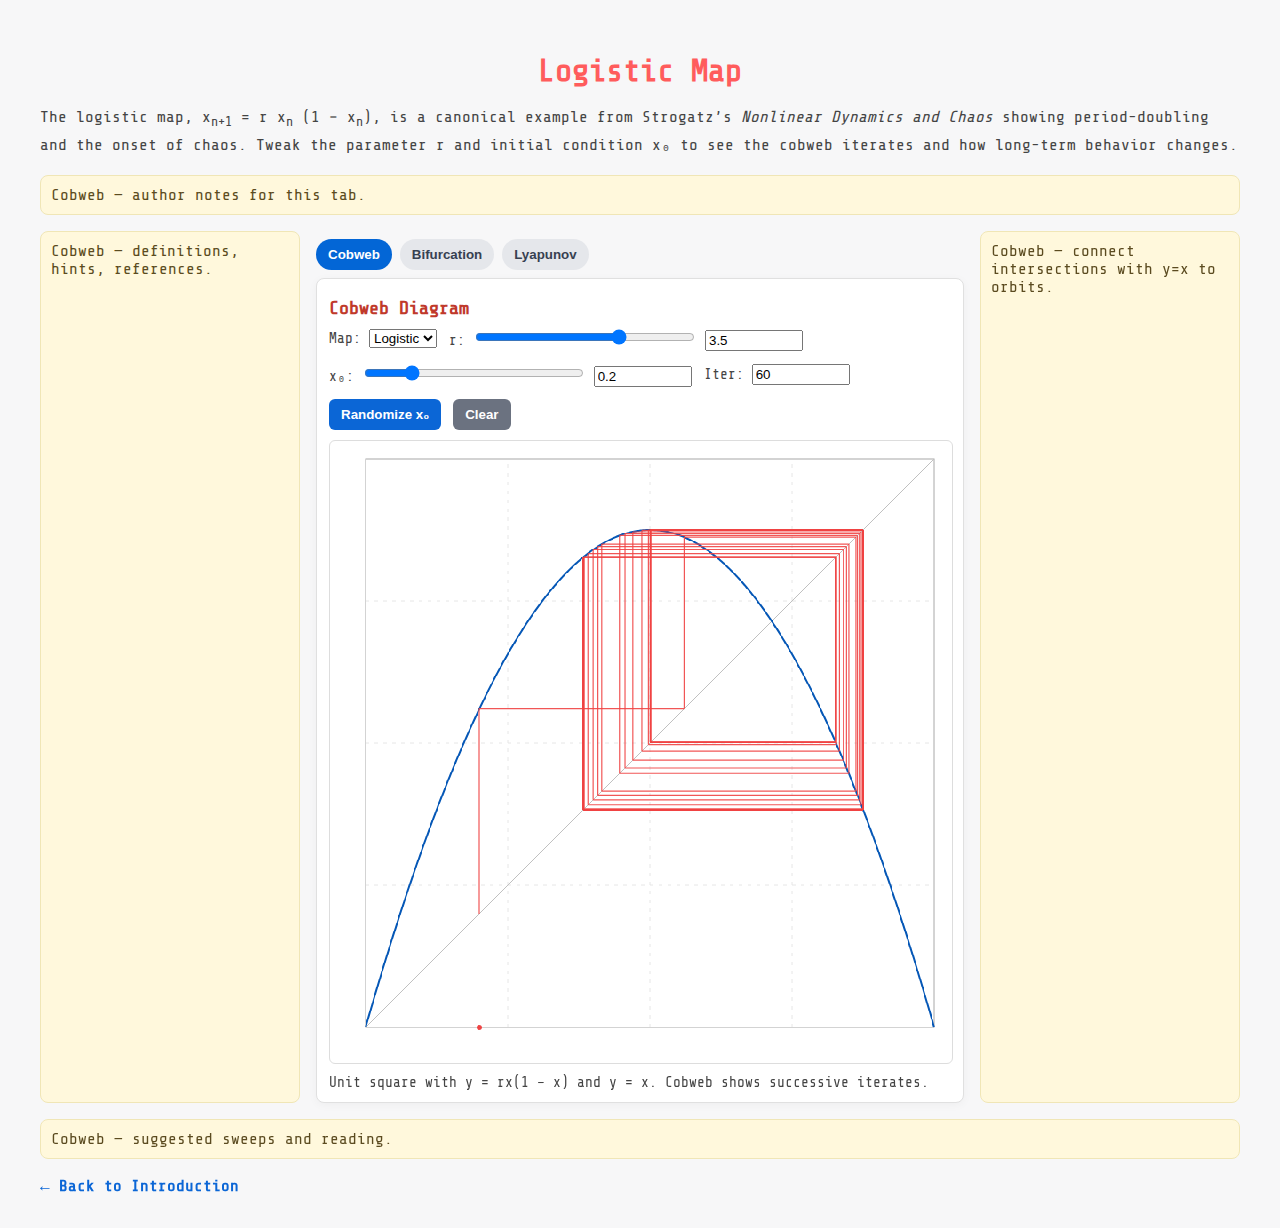
<file: pages/logistic_map.html>
<!DOCTYPE html>
<html lang="en">
<head>
    <meta charset="UTF-8" />
    <meta name="viewport" content="width=device-width, initial-scale=1.0" />
    <title>Logistic Map — Cobweb & Bifurcation</title>
    <style>
        :root {
            --bg: #f5f5f5;
            --fg: #222;
            --muted: #555;
            --accent: #0366d6;
        }
        body { font-family: Arial, sans-serif; max-width: 1200px; margin: 0 auto; padding: 2rem; background: var(--bg); color: var(--fg); }
        h1 { text-align: center; color: #333; margin-bottom: .25rem; }
        p { color: #444; line-height: 1.6; }
        .layout { display: grid; grid-template-areas: 'top' 'main' 'bottom'; gap: 16px; }
        .main { grid-area: main; }
        .note-bubble { background: #fff8dc; border: 1px solid #f0e6b6; border-radius: 8px; padding: 10px; color: #5b4b20; display: none; }
        .note-bubble.active { display: block; }
        .note-top { grid-area: top; }
        .note-bottom { grid-area: bottom; }
        .note-left { grid-area: left; }
        .note-right { grid-area: right; }
        @media(min-width: 1100px){
            .layout { grid-template-columns: 260px 1fr 260px; grid-template-areas: 'top top top' 'left main right' 'bottom bottom bottom'; }
        }
        .row { display: grid; grid-template-columns: 1fr; gap: 18px; }
        .panel { background: white; border: 1px solid #e0e0e0; border-radius: 8px; padding: 12px; box-shadow: 0 2px 10px rgba(0,0,0,0.04); }
        .controls { display: flex; flex-wrap: wrap; gap: 12px; align-items: center; margin-bottom: 10px; }
        label { font-size: .9rem; color: var(--muted); }
        input[type="range"] { width: 220px; }
        input[type="number"] { width: 90px; }
        .button { background: var(--accent); border: none; color: white; padding: 8px 12px; border-radius: 6px; font-weight: bold; cursor: pointer; }
        .button.secondary { background: #6b7280; }
        canvas { width: 100%; height: auto; background: #fff; border: 1px solid #ddd; border-radius: 6px; image-rendering: pixelated; }
        .caption { font-size: .9rem; color: var(--muted); margin-top: 6px; }
        .back { display: inline-block; margin-top: 18px; color: var(--accent); text-decoration: none; font-weight: bold; }
        @media(min-width: 1000px){ .row { grid-template-columns: 1fr; } }
        .tabs { display:flex; gap:8px; margin: 8px 0 8px; }
        .tabbtn { background:#e5e7eb; border:none; padding:8px 12px; border-radius:9999px; cursor:pointer; font-weight:bold; color:#374151; }
        .tabbtn.active { background:#0366d6; color:#fff; }
        .tabview { display:none; }
        .tabview.active { display:block; }
    </style>
    <link rel="stylesheet" href="../assets/css/theme.css" />
</head>
<body>
    <h1>Logistic Map</h1>
    <p>
        The logistic map, x<sub>n+1</sub> = r x<sub>n</sub> (1 − x<sub>n</sub>), is a canonical example from
        Strogatz’s <em>Nonlinear Dynamics and Chaos</em> showing period-doubling and the
        onset of chaos. Tweak the parameter r and initial condition x₀ to see the
        cobweb iterates and how long-term behavior changes.
    </p>

    <div class="layout">
        <div class="note-bubble note-top active" data-tab="panel-cobweb">Cobweb — author notes for this tab.</div>

        <div class="note-bubble note-left active" data-tab="panel-cobweb">Cobweb — definitions, hints, references.</div>

        <div class="main">
        <div class="tabs">
            <button class="tabbtn active" data-target="panel-cobweb">Cobweb</button>
            <button class="tabbtn" data-target="panel-bif">Bifurcation</button>
            <button class="tabbtn" data-target="panel-lyap">Lyapunov</button>
        </div>
        <div class="row">
            <div class="panel tabview active" id="panel-cobweb">
                <h3 style="margin:6px 0 8px 0">Cobweb Diagram</h3>
                <div class="controls">
                    <label>Map:
                        <select id="mapKind">
                            <option value="logistic" selected>Logistic</option>
                            <option value="tent">Tent</option>
                        </select>
                    </label>
                    <label>r: <input id="r" type="range" min="2.5" max="4" step="0.001" value="3.5" /> <input id="rNum" type="number" min="2.5" max="4" step="0.001" value="3.5"/></label>
                    <label>x₀: <input id="x0" type="range" min="0" max="1" step="0.001" value="0.2" /> <input id="x0Num" type="number" min="0" max="1" step="0.001" value="0.2"/></label>
                    <label>Iter: <input id="iters" type="number" min="1" max="1000" step="1" value="60" /></label>
                    <button class="button" id="randomize">Randomize x₀</button>
                    <button class="button secondary" id="clearCobweb">Clear</button>
                </div>
            <canvas id="cobweb" width="700" height="700"></canvas>
            <div class="caption">Unit square with y = rx(1 − x) and y = x. Cobweb shows successive iterates.</div>
            </div>

            <div class="panel tabview" id="panel-bif">
                <h3 style="margin:6px 0 8px 0">Bifurcation Diagram</h3>
                <div class="controls">
                    <label>r min: <input id="rMin" type="number" min="2.5" max="4" step="0.001" value="2.5" /></label>
                    <label>r max: <input id="rMax" type="number" min="2.5" max="4" step="0.001" value="4" /></label>
                    <label>Samples: <input id="samples" type="number" min="200" max="4000" step="50" value="1000" /></label>
                    <label>Skip: <input id="skip" type="number" min="50" max="5000" step="50" value="300" /></label>
                    <label>Plot: <input id="plotN" type="number" min="50" max="4000" step="50" value="300" /></label>
                    <label>y min: <input id="yMin" type="number" min="0" max="1" step="0.001" value="0" /></label>
                    <label>y max: <input id="yMax" type="number" min="0" max="1" step="0.001" value="1" /></label>
                    <label>Color: 
                        <select id="colorMode">
                            <option value="hue" selected>Hue by r</option>
                            <option value="mono">Monochrome</option>
                        </select>
                    </label>
                    <button class="button" id="bifPause">Pause</button>
                    <button class="button secondary" id="bifRestart">Restart</button>
                    <button class="button secondary" id="resetAll">Reset</button>
                </div>
            <canvas id="bif" width="1000" height="700"></canvas>
            <div class="caption">For each r, iterate x ← r x (1 − x), discard transients, then plot the long‑term x values. Period‑doubling leads to chaos as r increases.</div>
            <p style="font-size:.95rem; color:#4a4a4a; margin-top:6px;">
                Bifurcation diagram: Each vertical slice corresponds to a single r. After skipping transient iterations, the remaining iterates reveal the attractor: a single point (fixed point), two points (period‑2), four points, and so on, accumulating into a fractal set of bands — the onset of chaos.
            </p>
            </div>

            <div class="panel tabview" id="panel-lyap">
                <h3 style="margin:6px 0 8px 0">Lyapunov Exponent λ(r)</h3>
                <div class="controls">
                    <label>r min: <input id="lrMin" type="number" min="2.5" max="4" step="0.001" value="2.5" /></label>
                    <label>r max: <input id="lrMax" type="number" min="2.5" max="4" step="0.001" value="4" /></label>
                    <label>Samples: <input id="lsamples" type="number" min="200" max="4000" step="50" value="1000" /></label>
                    <label>Skip: <input id="lskip" type="number" min="50" max="5000" step="50" value="300" /></label>
                    <label>Iter: <input id="lN" type="number" min="50" max="8000" step="50" value="1000" /></label>
                    <label>y min: <input id="lyMin" type="number" step="0.1" value="-2.0" /></label>
                    <label>y max: <input id="lyMax" type="number" step="0.1" value="1.0" /></label>
                    <button class="button" id="lyPause">Pause</button>
                    <button class="button secondary" id="lyRestart">Restart</button>
                </div>
                <canvas id="lyap" width="1000" height="700"></canvas>
                <div class="caption">λ(r) ≈ (1/N) ∑ log |f’(xₙ)| after skipping transients; f’(x)=r(1−2x). Positive λ indicates chaos.</div>
            </div>
        </div>
        </div>

        <!-- Tab-specific note bubbles shown depending on active tab -->
        <!-- Cobweb (active by default) -->
        <div class="note-bubble note-right active" data-tab="panel-cobweb">Cobweb — connect intersections with y=x to orbits.</div>
        <div class="note-bubble note-bottom active" data-tab="panel-cobweb">Cobweb — suggested sweeps and reading.</div>

        <!-- Bifurcation -->
        <div class="note-bubble note-top" data-tab="panel-bif">Bifurcation — author notes/headline for this tab.</div>
        <div class="note-bubble note-left" data-tab="panel-bif">Bifurcation — definitions, period‑doubling route, hints.</div>
        <div class="note-bubble note-right" data-tab="panel-bif">Bifurcation — windows, Feigenbaum constants.</div>
        <div class="note-bubble note-bottom" data-tab="panel-bif">Bifurcation — how to zoom and interpret bands.</div>

        <!-- Lyapunov -->
        <div class="note-bubble note-top" data-tab="panel-lyap">Lyapunov — author notes/headline for this tab.</div>
        <div class="note-bubble note-left" data-tab="panel-lyap">Lyapunov — definition, computation recipe.</div>
        <div class="note-bubble note-right" data-tab="panel-lyap">Lyapunov — λ(r) sign, relation to chaos.</div>
        <div class="note-bubble note-bottom" data-tab="panel-lyap">Lyapunov — skip transients, averaging details.</div>

        <!-- Default placeholders (used if a future tab lacks notes) -->
        <div class="note-bubble note-top" data-tab="default">Default — top notes placeholder.</div>
        <div class="note-bubble note-left" data-tab="default">Default — left notes placeholder.</div>
        <div class="note-bubble note-right" data-tab="default">Default — right notes placeholder.</div>
        <div class="note-bubble note-bottom" data-tab="default">Default — bottom notes placeholder.</div>
    </div>

    <a class="back" href="../index.html">← Back to Introduction</a>

    <script>
    function logistic(x, r){ return r * x * (1 - x); }
    function tent(x, s){ return s * (x < 0.5 ? x : (1 - x)); }
    function mapF(kind, x, p){ return kind === 'tent' ? tent(x, p) : logistic(x, p); }
    function mapDerivAbs(kind, x, p){
        if(kind === 'tent') return Math.abs(x < 0.5 ? p : -p);
        return Math.abs(p * (1 - 2*x));
    }

    function drawCobweb() {
        const canvas = document.getElementById('cobweb');
        const ctx = canvas.getContext('2d');
        const r = parseFloat(document.getElementById('r').value);
        const iters = parseInt(document.getElementById('iters').value, 10);
        let x = parseFloat(document.getElementById('x0').value);

        // Clear
        ctx.clearRect(0,0,canvas.width, canvas.height);

        // Axes box + subtle grid
        ctx.strokeStyle = '#a8a8a8';
        ctx.lineWidth = 1;
        ctx.strokeRect(40, 20, canvas.width-60, canvas.height-60);

        // Helpers
        const toX = v => 40 + v * (canvas.width - 60);
        const toY = v => 20 + (1 - v) * (canvas.height - 60);

        // Grid lines
        ctx.setLineDash([4,6]);
        ctx.strokeStyle = '#e6e6e6';
        [0.25,0.5,0.75].forEach(t=>{
            ctx.beginPath(); ctx.moveTo(toX(0), toY(t)); ctx.lineTo(toX(1), toY(t)); ctx.stroke();
            ctx.beginPath(); ctx.moveTo(toX(t), toY(0)); ctx.lineTo(toX(t), toY(1)); ctx.stroke();
        });
        ctx.setLineDash([]);

        // y = x
        ctx.strokeStyle = '#c0c0c0';
        ctx.beginPath();
        ctx.moveTo(toX(0), toY(0));
        ctx.lineTo(toX(1), toY(1));
        ctx.stroke();

        // y = f(x)
        ctx.strokeStyle = '#0557b6';
        ctx.lineWidth = 2;
        ctx.beginPath();
        for(let i=0;i<=500;i++){
            const xv = i/500;
            const kind = document.getElementById('mapKind').value;
            const yv = Math.max(0, Math.min(1, mapF(kind, xv, r)));
            const px = toX(xv), py = toY(yv);
            if(i===0) ctx.moveTo(px, py); else ctx.lineTo(px, py);
        }
        ctx.stroke();

        // Cobweb iterations
        ctx.strokeStyle = 'rgba(239,68,68,0.9)';
        ctx.fillStyle = '#ef4444';
        ctx.lineWidth = 1.2;
        let xn = x;
        // draw starting point
        ctx.beginPath(); ctx.arc(toX(xn), toY(0), 3, 0, Math.PI*2); ctx.fill();

        for(let n=0;n<iters;n++){
            const kind = document.getElementById('mapKind').value;
            const yn = mapF(kind, xn, r);
            // vertical: (xn, xn) -> (xn, yn) using y=x reflection
            ctx.beginPath(); ctx.moveTo(toX(xn), toY(xn)); ctx.lineTo(toX(xn), toY(yn)); ctx.stroke();

            // horizontal: (xn, yn) -> (yn, yn)
            ctx.beginPath(); ctx.moveTo(toX(xn), toY(yn)); ctx.lineTo(toX(yn), toY(yn)); ctx.stroke();

            xn = yn;
            if(xn<0 || xn>1) break;
        }
    }

    // Progressive bifurcation renderer
    let bifRunning = true;
    let bifVersion = 0; // increments on restart to cancel prior runs
    function startBifurcation(){
        const canvas = document.getElementById('bif');
        const ctx = canvas.getContext('2d');
        const rMin = parseFloat(document.getElementById('rMin').value);
        const rMax = parseFloat(document.getElementById('rMax').value);
        const samples = parseInt(document.getElementById('samples').value, 10);
        const skip = parseInt(document.getElementById('skip').value, 10);
        const plotN = parseInt(document.getElementById('plotN').value, 10);
        const yMin = Math.max(0, Math.min(1, parseFloat(document.getElementById('yMin').value)));
        const yMax = Math.max(0, Math.min(1, parseFloat(document.getElementById('yMax').value)));
        const colorMode = document.getElementById('colorMode').value;

        const localVersion = ++bifVersion;
        ctx.clearRect(0,0,canvas.width, canvas.height);
        ctx.fillStyle = '#111';

        const toX = r => ( (r - rMin) / (rMax - rMin) ) * (canvas.width-40) + 20;
        const toY = x => {
            const y = (x - yMin) / (yMax - yMin);
            const yc = Math.max(0, Math.min(1, y));
            return (1 - yc) * (canvas.height-40) + 20;
        };

        const rStep = (rMax - rMin) / samples;
        let i = 0;
        const chunk = Math.max(2, Math.floor(samples/120)); // ~120 frames

        function frame(){
            if(localVersion !== bifVersion) return; // canceled
            if(!bifRunning){ requestAnimationFrame(frame); return; }

            const iEnd = Math.min(samples, i + chunk);
            for(; i <= iEnd; i++){
                const r = rMin + i * rStep;
                const kind = document.getElementById('mapKind').value;
                let x = 0.5;
                for(let t=0;t<skip;t++) x = mapF(kind, x, r);
                // color for this r column
                if(colorMode === 'hue'){
                    const hue = 240 * (i / Math.max(1,samples));
                    ctx.fillStyle = `hsl(${hue}, 80%, 35%)`;
                } else {
                    ctx.fillStyle = '#111';
                }
                for(let t=0;t<plotN;t++){
                    x = mapF(kind, x, r);
                    const px = toX(r);
                    const py = toY(x);
                    ctx.fillRect(px, py, 1, 1);
                }
            }
            if(i <= samples){
                requestAnimationFrame(frame);
            }
        }
        requestAnimationFrame(frame);
    }

    // Lyapunov λ(r) progressive renderer
    let lyRunning = true;
    let lyVersion = 0;
    function startLyapunov(){
        const canvas = document.getElementById('lyap');
        const ctx = canvas.getContext('2d');
        const rMin = parseFloat(document.getElementById('lrMin').value);
        const rMax = parseFloat(document.getElementById('lrMax').value);
        const samples = parseInt(document.getElementById('lsamples').value, 10);
        const skip = parseInt(document.getElementById('lskip').value, 10);
        const N = parseInt(document.getElementById('lN').value, 10);
        const yMin = parseFloat(document.getElementById('lyMin').value);
        const yMax = parseFloat(document.getElementById('lyMax').value);

        const localVersion = ++lyVersion;
        ctx.clearRect(0,0,canvas.width, canvas.height);
        // axes
        ctx.strokeStyle = '#a8a8a8'; ctx.strokeRect(40,20,canvas.width-60,canvas.height-60);
        const toX = r => ((r - rMin)/(rMax - rMin))*(canvas.width-60) + 40;
        const toY = l => {
            const y = (l - yMin)/(yMax - yMin);
            const yc = Math.max(0, Math.min(1,y));
            return (1-yc)*(canvas.height-60)+20;
        };
        // zero line
        if(yMin < 0 && yMax > 0){
            ctx.strokeStyle = '#e5e7eb'; ctx.setLineDash([4,6]);
            const y0 = toY(0); ctx.beginPath(); ctx.moveTo(40,y0); ctx.lineTo(canvas.width-20,y0); ctx.stroke();
            ctx.setLineDash([]);
        }

        const rStep = (rMax - rMin)/samples;
        let i = 0;
        const chunk = Math.max(2, Math.floor(samples/120));

        function frame(){
            if(localVersion !== lyVersion) return;
            if(!lyRunning){ requestAnimationFrame(frame); return; }

            const iEnd = Math.min(samples, i+chunk);
            ctx.lineWidth = 1.4; ctx.strokeStyle = '#0366d6';
            ctx.beginPath();
            for(; i<=iEnd; i++){
                const r = rMin + i*rStep;
                const kind = document.getElementById('mapKind').value;
                let x = 0.5;
                for(let t=0;t<skip;t++) x = mapF(kind,x,r);
                let sum = 0;
                for(let t=0;t<N;t++){
                    const d = mapDerivAbs(kind, x, r);
                    sum += Math.log(d+1e-12);
                    x = mapF(kind,x,r);
                }
                const lam = sum/N;
                const px = toX(r), py = toY(lam);
                if(i===0) ctx.moveTo(px,py); else ctx.lineTo(px,py);
            }
            ctx.stroke();
            // Tent analytic overlay λ = ln r
            const kind = document.getElementById('mapKind').value;
            if(kind === 'tent'){
                ctx.strokeStyle = 'rgba(16,185,129,0.9)';
                ctx.lineWidth = 1.2;
                ctx.beginPath();
                for(let i2=0;i2<=samples;i2++){
                    const r2 = rMin + i2*rStep;
                    const l2 = Math.log(Math.max(1e-9, r2));
                    const px2 = toX(r2), py2 = toY(l2);
                    if(i2===0) ctx.moveTo(px2,py2); else ctx.lineTo(px2,py2);
                }
                ctx.stroke();
            }
            if(i<=samples) requestAnimationFrame(frame);
        }
        requestAnimationFrame(frame);
    }

    function bindControls(){
        const r = document.getElementById('r');
        const rNum = document.getElementById('rNum');
        const x0 = document.getElementById('x0');
        const x0Num = document.getElementById('x0Num');
        const iters = document.getElementById('iters');
        const sync = (a,b) => { a.addEventListener('input', ()=>{ b.value=a.value; drawCobweb(); }); };
        sync(r, rNum); sync(rNum, r);
        sync(x0, x0Num); sync(x0Num, x0);
        iters.addEventListener('input', drawCobweb);
        document.getElementById('randomize').addEventListener('click', ()=>{
            const v = Math.random();
            x0.value = v.toFixed(3); x0Num.value = v.toFixed(3); drawCobweb();
        });
        document.getElementById('clearCobweb').addEventListener('click', drawCobweb);
        // Bifurcation controls: live update with progressive draw
        const onBifChange = () => startBifurcation();
        ['rMin','rMax','samples','skip','plotN'].forEach(id => {
            document.getElementById(id).addEventListener('input', onBifChange);
            document.getElementById(id).addEventListener('change', onBifChange);
        });
        const pauseBtn = document.getElementById('bifPause');
        const restartBtn = document.getElementById('bifRestart');
        pauseBtn.addEventListener('click', ()=>{
            bifRunning = !bifRunning;
            pauseBtn.textContent = bifRunning ? 'Pause' : 'Resume';
        });
        restartBtn.addEventListener('click', ()=>{
            bifRunning = true;
            pauseBtn.textContent = 'Pause';
            startBifurcation();
        });
        // Lyapunov controls
        const lyPause = document.getElementById('lyPause');
        const lyRestart = document.getElementById('lyRestart');
        if(lyPause && lyRestart){
            lyPause.addEventListener('click', ()=>{
                lyRunning = !lyRunning;
                lyPause.textContent = lyRunning ? 'Pause' : 'Resume';
            });
            const onLyChange = ()=> startLyapunov();
            ;['lrMin','lrMax','lsamples','lskip','lN','lyMin','lyMax'].forEach(id=>{
                const el = document.getElementById(id); if(el){ el.addEventListener('input', onLyChange); el.addEventListener('change', onLyChange); }
            });
            lyRestart.addEventListener('click', ()=>{ lyRunning = true; lyPause.textContent = 'Pause'; startLyapunov(); });
        }
        // Map switch: adjust parameter defaults/ranges per map
        function applyMapDefaults(kind){
            const rMinEl = document.getElementById('rMin');
            const rMaxEl = document.getElementById('rMax');
            const lrMinEl = document.getElementById('lrMin');
            const lrMaxEl = document.getElementById('lrMax');
            if(kind === 'tent'){
                r.min = rNum.min = 0.0; r.max = rNum.max = 2.0; r.value = rNum.value = 1.8;
                rMinEl.min = 0.0; rMinEl.max = 2.0; rMinEl.value = 0.0;
                rMaxEl.min = 0.0; rMaxEl.max = 2.0; rMaxEl.value = 2.0;
                lrMinEl.min = 0.0; lrMinEl.max = 2.0; lrMinEl.value = 0.0;
                lrMaxEl.min = 0.0; lrMaxEl.max = 2.0; lrMaxEl.value = 2.0;
            } else {
                r.min = rNum.min = 2.5; r.max = rNum.max = 4.0; r.value = rNum.value = 3.5;
                rMinEl.min = 2.5; rMinEl.max = 4.0; rMinEl.value = 2.5;
                rMaxEl.min = 2.5; rMaxEl.max = 4.0; rMaxEl.value = 4.0;
                lrMinEl.min = 2.5; lrMinEl.max = 4.0; lrMinEl.value = 2.5;
                lrMaxEl.min = 2.5; lrMaxEl.max = 4.0; lrMaxEl.value = 4.0;
            }
            drawCobweb(); startBifurcation(); startLyapunov();
        }
        const mapKindSel = document.getElementById('mapKind');
        mapKindSel.addEventListener('change', ()=> applyMapDefaults(mapKindSel.value));

        // Tabs
        const updateNotes = (target)=>{
            const notes = Array.from(document.querySelectorAll('.note-bubble'));
            const anyMatch = notes.some(nb => nb.getAttribute('data-tab') === target);
            notes.forEach(nb=>{
                const t = nb.getAttribute('data-tab');
                nb.classList.toggle('active', t === (anyMatch ? target : 'default'));
            });
        };
        document.querySelectorAll('.tabbtn').forEach(btn=>{
            btn.addEventListener('click', ()=>{
                document.querySelectorAll('.tabbtn').forEach(b=>b.classList.remove('active'));
                btn.classList.add('active');
                const target = btn.getAttribute('data-target');
                document.querySelectorAll('.tabview').forEach(p=>p.classList.remove('active'));
                const panel = document.getElementById(target);
                if(panel){ panel.classList.add('active'); }
                updateNotes(target);
            });
        });
        // Reset all controls to default values
        document.getElementById('resetAll').addEventListener('click', ()=>{
            // Cobweb defaults
            r.value = 3.5; rNum.value = 3.5;
            x0.value = 0.2; x0Num.value = 0.2;
            iters.value = 60;
            // Bifurcation defaults
            document.getElementById('rMin').value = 2.5;
            document.getElementById('rMax').value = 4.0;
            document.getElementById('samples').value = 1000;
            document.getElementById('skip').value = 300;
            document.getElementById('plotN').value = 300;
            document.getElementById('yMin').value = 0.0;
            document.getElementById('yMax').value = 1.0;
            document.getElementById('colorMode').value = 'hue';
            // Map default
            mapKindSel.value = 'logistic';
            drawCobweb();
            startBifurcation();
            startLyapunov();
        });
    }

    // Initial render
    window.addEventListener('DOMContentLoaded', ()=>{
        bindControls();
        drawCobweb();
        // Kick off progressive draws
        setTimeout(startBifurcation, 50);
        setTimeout(startLyapunov, 100);
    });
    </script>
</body>
</html>
</file>
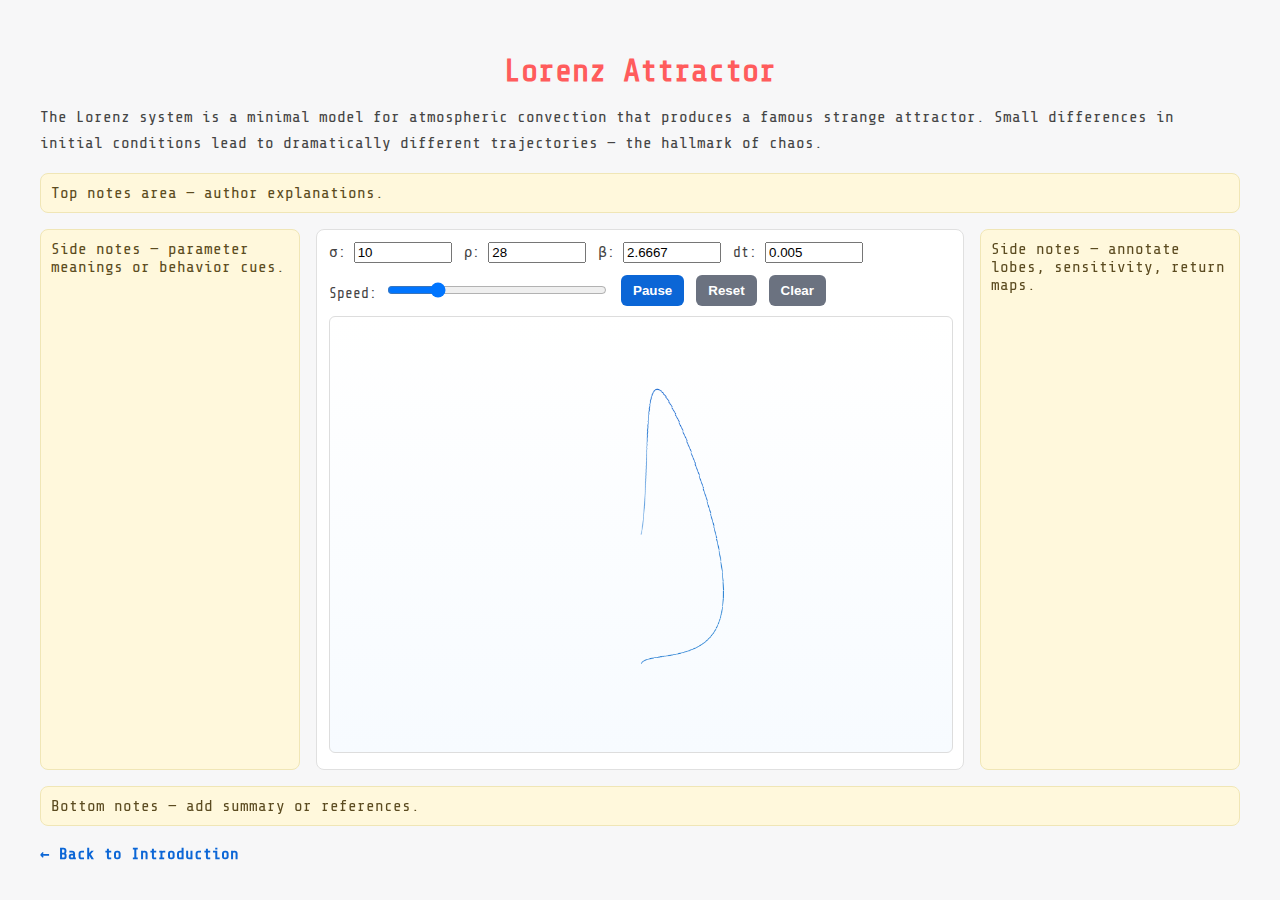
<file: pages/lorenz.html>
<!DOCTYPE html>
<html lang="en">
<head>
    <meta charset="UTF-8" />
    <meta name="viewport" content="width=device-width, initial-scale=1.0" />
    <title>Lorenz Attractor — Strange Attractor</title>
    <style>
        :root { --bg:#f5f5f5; --accent:#0366d6; --muted:#666; }
        body { font-family: Arial, sans-serif; max-width: 1200px; margin: 0 auto; padding: 2rem; background: var(--bg); }
        h1 { text-align: center; color: #333; margin-bottom: .25rem; }
        p { color: #444; line-height: 1.6; }
        .layout { display: grid; grid-template-areas: 'top' 'main' 'bottom'; gap: 16px; }
        .main { grid-area: main; }
        .note-bubble { background: #fff8dc; border: 1px solid #f0e6b6; border-radius: 8px; padding: 10px; color: #5b4b20; }
        .note-top { grid-area: top; }
        .note-bottom { grid-area: bottom; }
        .note-left { grid-area: left; }
        .note-right { grid-area: right; }
        @media(min-width: 1100px){
            .layout { grid-template-columns: 260px 1fr 260px; grid-template-areas: 'top top top' 'left main right' 'bottom bottom bottom'; }
        }
        .panel { background: white; border: 1px solid #e0e0e0; border-radius: 8px; padding: 12px; }
        .controls { display: flex; flex-wrap: wrap; gap: 12px; align-items: center; margin-bottom: 10px; }
        label { font-size: .9rem; color: var(--muted); }
        input[type="number"] { width: 90px; }
        input[type="range"] { width: 220px; }
        .button { background: var(--accent); border: none; color: white; padding: 8px 12px; border-radius: 6px; font-weight: bold; cursor: pointer; }
        .button.secondary { background: #6b7280; }
        canvas { width: 100%; height: auto; background: linear-gradient(180deg,#ffffff,#f7fbff); border: 1px solid #ddd; border-radius: 6px; }
        .back { display: inline-block; margin-top: 18px; color: var(--accent); text-decoration: none; font-weight: bold; }
</style>
    <link rel="stylesheet" href="../assets/css/theme.css" />
</head>
<body>
    <h1>Lorenz Attractor</h1>
    <p>
        The Lorenz system is a minimal model for atmospheric convection that
        produces a famous strange attractor. Small differences in initial
        conditions lead to dramatically different trajectories — the hallmark of
        chaos.
    </p>

    <div class="layout">
        <div class="note-bubble note-top">Top notes area — author explanations.</div>
        <div class="note-bubble note-left">Side notes — parameter meanings or behavior cues.</div>

        <div class="main">
        <div class="panel">
            <div class="controls">
                <label>σ: <input id="sigma" type="number" step="0.1" value="10"/></label>
                <label>ρ: <input id="rho" type="number" step="0.1" value="28"/></label>
                <label>β: <input id="beta" type="number" step="0.01" value="2.6667"/></label>
                <label>dt: <input id="dt" type="number" step="0.0005" value="0.005"/></label>
                <label>Speed: <input id="speed" type="range" min="1" max="20" step="1" value="5"/></label>
                <button class="button" id="toggle">Pause</button>
                <button class="button secondary" id="reset">Reset</button>
                <button class="button secondary" id="clear">Clear</button>
            </div>
        <canvas id="lorenz" width="1000" height="700"></canvas>
        </div>
        </div>

        <div class="note-bubble note-right">Side notes — annotate lobes, sensitivity, return maps.</div>
        <div class="note-bubble note-bottom">Bottom notes — add summary or references.</div>
    </div>

    <a class="back" href="../index.html">← Back to Introduction</a>

    <script>
    function rk4Lorenz(state, params, dt){
        const f = (s)=>{
            const [x,y,z] = s; const {sigma, rho, beta} = params;
            return [ sigma*(y-x), x*(rho - z) - y, x*y - beta*z ];
        };
        const add = (a,b,scale=1)=> a.map((v,i)=> v + scale*b[i]);
        const mul = (a,scale)=> a.map(v=> v*scale);
        const k1 = f(state);
        const k2 = f(add(state, mul(k1, dt/2)));
        const k3 = f(add(state, mul(k2, dt/2)));
        const k4 = f(add(state, mul(k3, dt)));
        const incr = [0,1,2].map(i => (k1[i] + 2*k2[i] + 2*k3[i] + k4[i]) * dt/6);
        return add(state, incr);
    }

    function makeProjector(width, height){
        let angle = 0;
        const centerX = width/2, centerY = height/2;
        const scale = 10; // visual scale
        return {
            step(){ angle += 0.003; },
            project([x,y,z]){
                // rotate around Z then X for a simple 3D effect
                const cosA = Math.cos(angle), sinA = Math.sin(angle);
                let xr = x*cosA - y*sinA;
                let yr = x*sinA + y*cosA;
                let zr = z;
                const cosB = Math.cos(angle*0.7), sinB = Math.sin(angle*0.7);
                let yr2 = yr*cosB - zr*sinB;
                let zr2 = yr*sinB + zr*cosB;
                const px = centerX + xr*scale;
                const py = centerY - (yr2)*scale;
                const alpha = Math.max(0.1, Math.min(1, 0.2 + (zr2+30)/60));
                return {x:px, y:py, a:alpha};
            }
        };
    }

    (function(){
        const canvas = document.getElementById('lorenz');
        const ctx = canvas.getContext('2d');
        let running = true;
        let state = [0.01, 0, 0];
        let params = { sigma: 10, rho: 28, beta: 8/3 };
        let proj = makeProjector(canvas.width, canvas.height);

        function readParams(){
            params.sigma = parseFloat(document.getElementById('sigma').value);
            params.rho = parseFloat(document.getElementById('rho').value);
            params.beta = parseFloat(document.getElementById('beta').value);
            dt = parseFloat(document.getElementById('dt').value);
            speed = parseInt(document.getElementById('speed').value,10);
        }

        let dt = 0.005;
        let speed = 5; // substeps per frame

        function step(){
            readParams();
            if(running){
                for(let i=0;i<speed;i++){
                    const next = rk4Lorenz(state, params, dt);
                    const p1 = proj.project(state);
                    const p2 = proj.project(next);
                    // Color by z-depth and add slight glow
                    const hue = 210 + Math.max(-40, Math.min(40, (next[2]-state[2])))*2;
                    ctx.strokeStyle = `hsla(${hue}, 80%, 45%, ${p2.a})`;
                    ctx.lineWidth = 1.2;
                    ctx.beginPath(); ctx.moveTo(p1.x, p1.y); ctx.lineTo(p2.x, p2.y); ctx.stroke();
                    state = next;
                    proj.step();
                }
            }
            requestAnimationFrame(step);
        }

        // Controls
        document.getElementById('toggle').addEventListener('click', (e)=>{
            running = !running;
            e.target.textContent = running ? 'Pause' : 'Resume';
        });
        document.getElementById('reset').addEventListener('click', ()=>{
            // Restore defaults and clear canvas
            document.getElementById('sigma').value = 10;
            document.getElementById('rho').value = 28;
            document.getElementById('beta').value = 2.6667;
            document.getElementById('dt').value = 0.005;
            document.getElementById('speed').value = 5;
            state = [0.01, 0, 0];
            ctx.clearRect(0,0,canvas.width, canvas.height);
            // Recreate projector to reset rotation
            proj = makeProjector(canvas.width, canvas.height);
            // Ensure running
            running = true; document.getElementById('toggle').textContent = 'Pause';
        });
        document.getElementById('clear').addEventListener('click', ()=>{
            ctx.clearRect(0,0,canvas.width, canvas.height);
        });

        // kick off
        step();
    })();
    </script>

    <!-- Equations:
         dx/dt = sigma (y - x)
         dy/dt = x (rho - z) - y
         dz/dt = x y - beta z -->
</body>
</html>
</file>
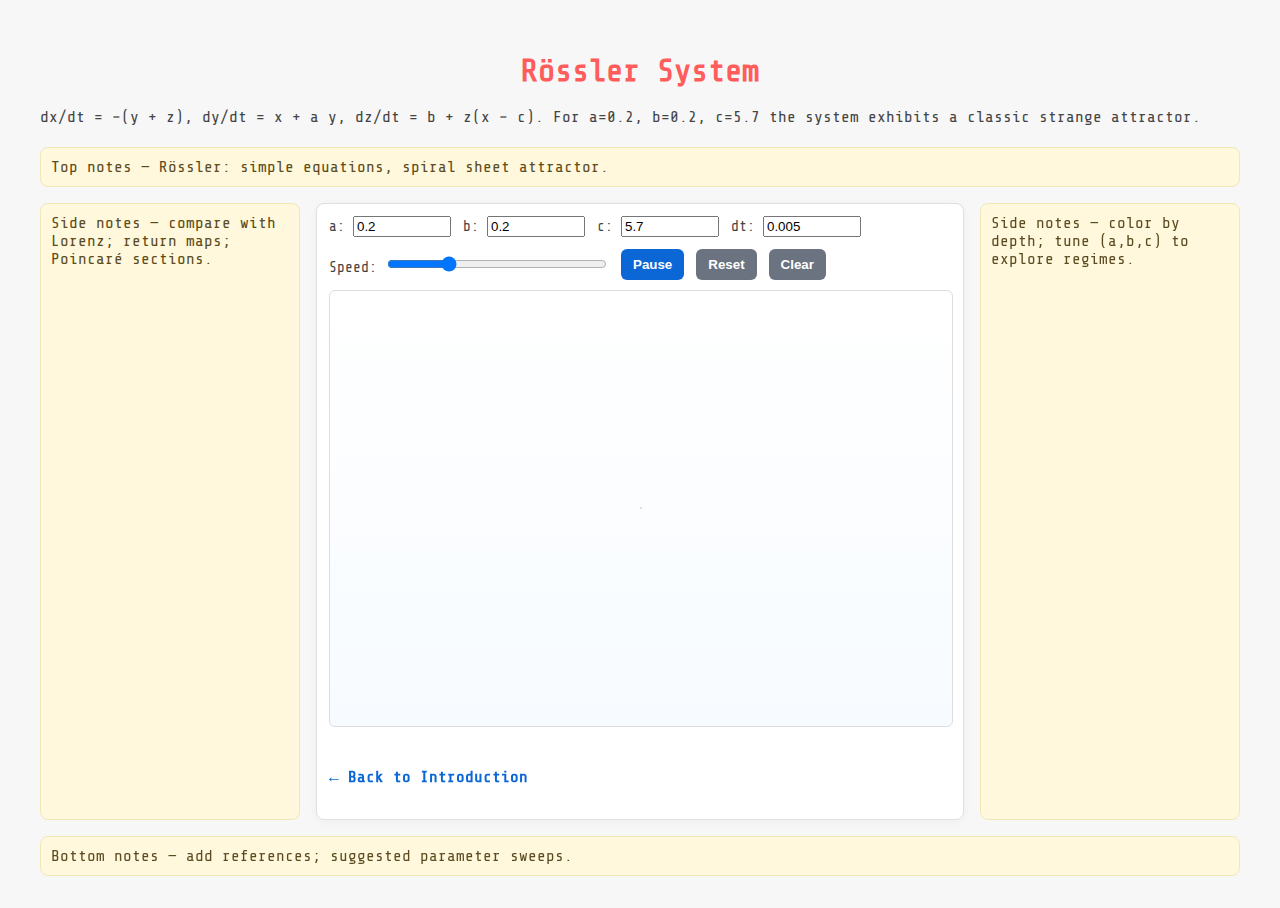
<file: pages/rossler.html>
<!DOCTYPE html>
<html lang="en">
<head>
  <meta charset="UTF-8" />
  <meta name="viewport" content="width=device-width, initial-scale=1.0" />
  <title>Rössler System — Strange Attractor</title>
  <style>
    :root { --bg:#f5f5f5; --accent:#0366d6; --muted:#666; }
    body { font-family: Arial, sans-serif; max-width: 1200px; margin: 0 auto; padding: 2rem; background: var(--bg); }
    h1 { text-align: center; color: #333; margin-bottom: .25rem; }
    p { color: #444; line-height: 1.6; }
    .layout { display: grid; grid-template-areas: 'top' 'main' 'bottom'; gap: 16px; }
    .main { grid-area: main; }
    .note-bubble { background: #fff8dc; border: 1px solid #f0e6b6; border-radius: 8px; padding: 10px; color: #5b4b20; }
    .note-top { grid-area: top; } .note-bottom { grid-area: bottom; } .note-left { grid-area: left; } .note-right { grid-area: right; }
    @media(min-width: 1100px){ .layout { grid-template-columns: 260px 1fr 260px; grid-template-areas: 'top top top' 'left main right' 'bottom bottom bottom'; } }
    .panel { background:#fff; border:1px solid #e0e0e0; border-radius:8px; padding:12px; box-shadow:0 2px 10px rgba(0,0,0,0.04); }
    .controls { display:flex; flex-wrap:wrap; gap:12px; align-items:center; margin-bottom:10px; }
    label { font-size:.9rem; color:var(--muted); }
    input[type="number"]{ width:90px; }
    input[type="range"]{ width:220px; }
    .button{ background:var(--accent); border:none; color:#fff; padding:8px 12px; border-radius:6px; font-weight:bold; cursor:pointer; }
    .button.secondary{ background:#6b7280; }
    canvas { width:100%; height:auto; background: linear-gradient(180deg,#ffffff,#f7fbff); border:1px solid #ddd; border-radius:6px; }
    .back { display:inline-block; margin-top:18px; color:var(--accent); text-decoration:none; font-weight:bold; }
</style>
    <link rel="stylesheet" href="../assets/css/theme.css" />
</head>
<body>
  <h1>Rössler System</h1>
  <p>dx/dt = −(y + z), dy/dt = x + a y, dz/dt = b + z(x − c). For a=0.2, b=0.2, c=5.7 the system exhibits a classic strange attractor.</p>

  <div class="layout">
    <div class="note-bubble note-top">Top notes — Rössler: simple equations, spiral sheet attractor.</div>
    <div class="note-bubble note-left">Side notes — compare with Lorenz; return maps; Poincaré sections.</div>

    <div class="main">
      <div class="panel">
        <div class="controls">
          <label>a: <input id="a" type="number" step="0.01" value="0.2"/></label>
          <label>b: <input id="b" type="number" step="0.01" value="0.2"/></label>
          <label>c: <input id="c" type="number" step="0.1" value="5.7"/></label>
          <label>dt: <input id="dt" type="number" step="0.0005" value="0.005"/></label>
          <label>Speed: <input id="speed" type="range" min="1" max="20" step="1" value="6"/></label>
          <button class="button" id="toggle">Pause</button>
          <button class="button secondary" id="reset">Reset</button>
          <button class="button secondary" id="clear">Clear</button>
        </div>
        <canvas id="rossler" width="1000" height="700"></canvas>
        <p><a class="back" href="../index.html">← Back to Introduction</a></p>
      </div>
    </div>

    <div class="note-bubble note-right">Side notes — color by depth; tune (a,b,c) to explore regimes.</div>
    <div class="note-bubble note-bottom">Bottom notes — add references; suggested parameter sweeps.</div>
  </div>

  <script>
  function rk4(stepFn, s, dt){
    const add=(u,v,k=1)=>u.map((x,i)=>x+k*v[i]);
    const mul=(v,k)=>v.map(x=>x*k);
    const k1=stepFn(s), k2=stepFn(add(s,mul(k1,dt/2))), k3=stepFn(add(s,mul(k2,dt/2))), k4=stepFn(add(s,mul(k3,dt)));
    return add(s, mul([0,1,2].map(i=>k1[i]+2*k2[i]+2*k3[i]+k4[i]), dt/6));
  }
  function makeProjector(w,h){
    let ang=0; const cx=w/2, cy=h/2, sc=14; return {
      step(){ ang+=0.0025; },
      project([x,y,z]){
        const ca=Math.cos(ang), sa=Math.sin(ang);
        let xr=x*ca - y*sa, yr=x*sa + y*ca, zr=z;
        const cb=Math.cos(ang*0.6), sb=Math.sin(ang*0.6);
        let yr2=yr*cb - zr*sb, zr2=yr*sb + zr*cb;
        return {x: cx + xr*sc, y: cy - yr2*sc, a: Math.max(0.15, Math.min(1, 0.25 + (zr2+20)/40))};
      }
    };
  }
  (function(){
    const canvas=document.getElementById('rossler'); const ctx=canvas.getContext('2d');
    let running=true; let dt=0.005, speed=6; let a=0.2,b=0.2,c=5.7; let s=[0.1,0,0];
    let proj=makeProjector(canvas.width, canvas.height);
    function read(){ a=parseFloat(document.getElementById('a').value); b=parseFloat(document.getElementById('b').value); c=parseFloat(document.getElementById('c').value); dt=parseFloat(document.getElementById('dt').value); speed=parseInt(document.getElementById('speed').value,10); }
    function f([x,y,z]){ return [ -(y+z), x + a*y, b + z*(x - c) ]; }
    function step(){
      read();
      if(running){ for(let i=0;i<speed;i++){ const n=rk4(f,s,dt); const p1=proj.project(s), p2=proj.project(n); const hue=210 + Math.max(-40, Math.min(40, (n[2]-s[2])) )*2; ctx.strokeStyle=`hsla(${hue},80%,45%,${p2.a})`; ctx.lineWidth=1.2; ctx.beginPath(); ctx.moveTo(p1.x,p1.y); ctx.lineTo(p2.x,p2.y); ctx.stroke(); s=n; proj.step(); } }
      requestAnimationFrame(step);
    }
    document.getElementById('toggle').addEventListener('click',(e)=>{ running=!running; e.target.textContent=running?'Pause':'Resume'; });
    document.getElementById('reset').addEventListener('click',()=>{ document.getElementById('a').value=0.2; document.getElementById('b').value=0.2; document.getElementById('c').value=5.7; document.getElementById('dt').value=0.005; document.getElementById('speed').value=6; s=[0.1,0,0]; ctx.clearRect(0,0,canvas.width,canvas.height); proj=makeProjector(canvas.width, canvas.height); running=true; document.getElementById('toggle').textContent='Pause'; });
    document.getElementById('clear').addEventListener('click',()=>{ ctx.clearRect(0,0,canvas.width,canvas.height); });
    step();
  })();
  </script>
</body>
</html>
</file>
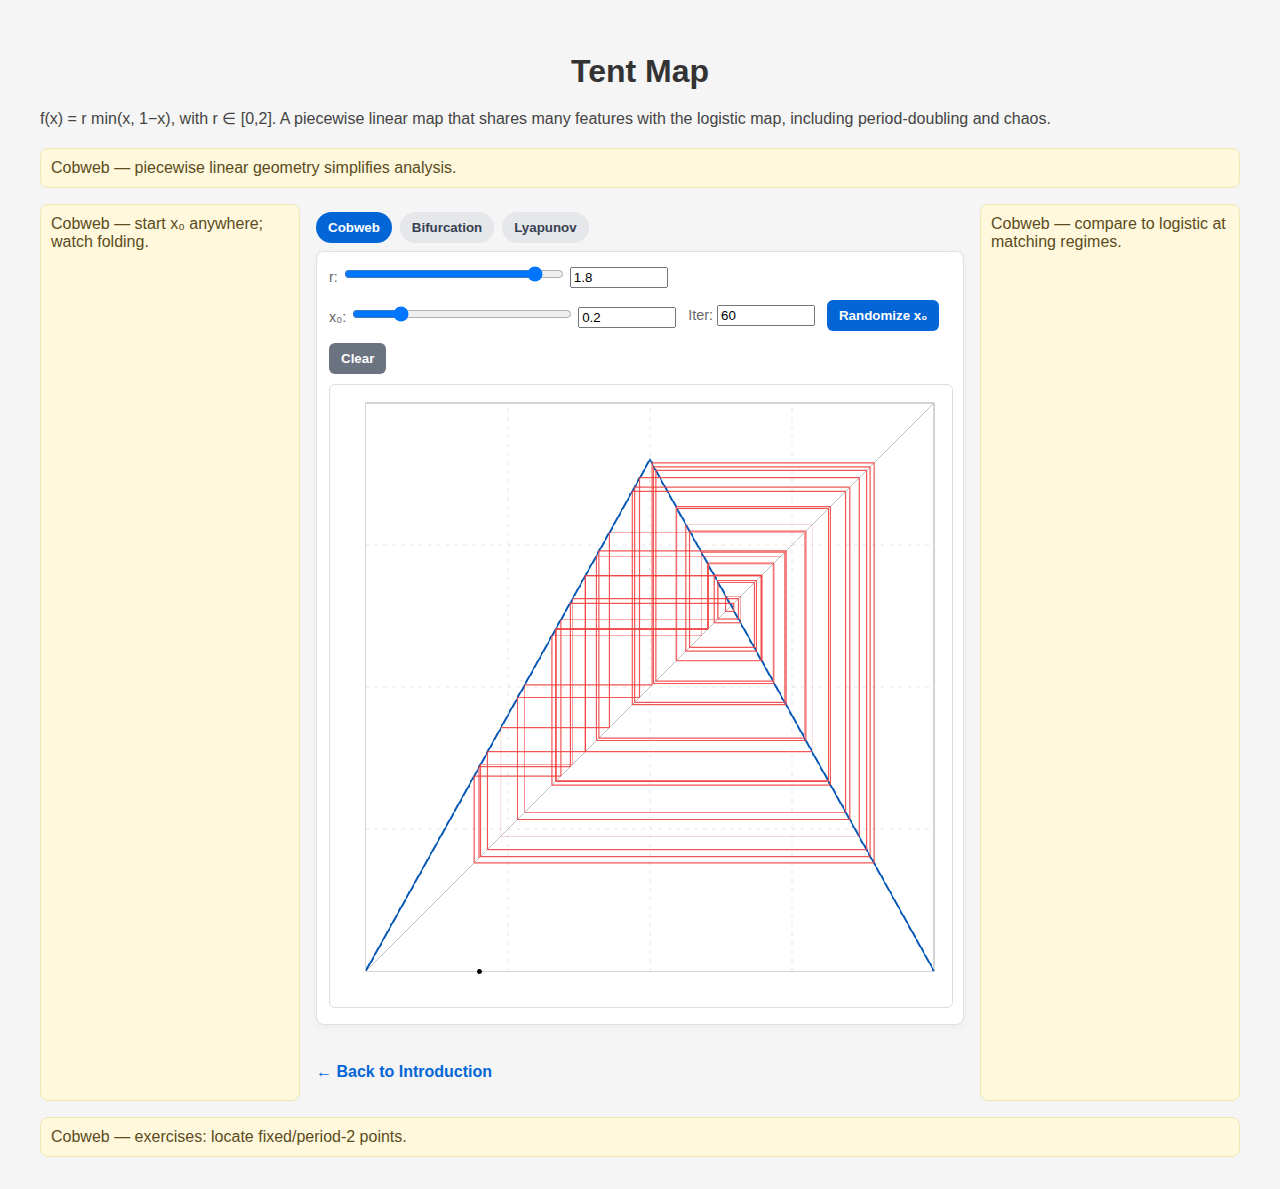
<file: pages/tent_map.html>
<!DOCTYPE html>
<html lang="en">
<head>
  <meta charset="UTF-8" />
  <meta name="viewport" content="width=device-width, initial-scale=1.0" />
  <title>Tent Map — Cobweb, Bifurcation, Lyapunov</title>
  <style>
    :root { --bg:#f5f5f5; --accent:#0366d6; --muted:#666; }
    body { font-family: Arial, sans-serif; max-width: 1200px; margin: 0 auto; padding: 2rem; background: var(--bg); color:#222; }
    h1 { text-align:center; color:#333; margin-bottom:.25rem; }
    p { color:#444; line-height:1.6; }
    .layout { display:grid; grid-template-areas:'top' 'main' 'bottom'; gap:16px; }
    .main { grid-area: main; }
    .note-bubble { background: #fff8dc; border:1px solid #f0e6b6; border-radius:8px; padding:10px; color:#5b4b20; display:none; }
    .note-bubble.active { display:block; }
    .note-top { grid-area: top; } .note-bottom { grid-area: bottom; } .note-left { grid-area: left; } .note-right { grid-area: right; }
    @media(min-width:1100px){ .layout { grid-template-columns:260px 1fr 260px; grid-template-areas:'top top top' 'left main right' 'bottom bottom bottom'; } }
    .panel { background:#fff; border:1px solid #e0e0e0; border-radius:8px; padding:12px; box-shadow:0 2px 10px rgba(0,0,0,0.04); }
    .controls { display:flex; flex-wrap:wrap; gap:12px; align-items:center; margin-bottom:10px; }
    label { font-size:.9rem; color:var(--muted); }
    input[type="number"]{ width:90px; }
    input[type="range"]{ width:220px; }
    .button{ background:var(--accent); border:none; color:#fff; padding:8px 12px; border-radius:6px; font-weight:bold; cursor:pointer; }
    .button.secondary{ background:#6b7280; }
    canvas { width:100%; height:auto; background:#fff; border:1px solid #ddd; border-radius:6px; image-rendering:pixelated; }
    .tabs { display:flex; gap:8px; margin:8px 0; }
    .tabbtn { background:#e5e7eb; border:none; padding:8px 12px; border-radius:9999px; cursor:pointer; font-weight:bold; color:#374151; }
    .tabbtn.active { background:#0366d6; color:#fff; }
    .tabview { display:none; }
    .tabview.active { display:block; }
    .back { display:inline-block; margin-top:18px; color:var(--accent); text-decoration:none; font-weight:bold; }
  </style>
</head>
<body>
  <h1>Tent Map</h1>
  <p>f(x) = r min(x, 1−x), with r ∈ [0,2]. A piecewise linear map that shares many features with the logistic map, including period‑doubling and chaos.</p>

  <div class="layout">
    <!-- Tab-specific note bubbles for Cobweb/Bifurcation/Lyapunov -->
    <div class="note-bubble note-top active" data-tab="panel-cob">Cobweb — piecewise linear geometry simplifies analysis.</div>
    <div class="note-bubble note-left active" data-tab="panel-cob">Cobweb — start x₀ anywhere; watch folding.</div>
    <div class="note-bubble note-right active" data-tab="panel-cob">Cobweb — compare to logistic at matching regimes.</div>
    <div class="note-bubble note-bottom active" data-tab="panel-cob">Cobweb — exercises: locate fixed/period‑2 points.</div>

    <div class="note-bubble note-top" data-tab="panel-bif">Bifurcation — identical route to chaos.</div>
    <div class="note-bubble note-left" data-tab="panel-bif">Bifurcation — r on [0,2], vertical slices.</div>
    <div class="note-bubble note-right" data-tab="panel-bif">Bifurcation — windows, scaling.</div>
    <div class="note-bubble note-bottom" data-tab="panel-bif">Bifurcation — zoom suggestions.</div>

    <div class="note-bubble note-top" data-tab="panel-lyap">Lyapunov — λ(r) computed from log|f'|.</div>
    <div class="note-bubble note-left" data-tab="panel-lyap">Lyapunov — f'(x)=±r on each branch.</div>
    <div class="note-bubble note-right" data-tab="panel-lyap">Lyapunov — threshold at λ=0.</div>
    <div class="note-bubble note-bottom" data-tab="panel-lyap">Lyapunov — analytic checks possible.</div>

    <div class="main">
      <div class="tabs">
        <button class="tabbtn active" data-target="panel-cob">Cobweb</button>
        <button class="tabbtn" data-target="panel-bif">Bifurcation</button>
        <button class="tabbtn" data-target="panel-lyap">Lyapunov</button>
      </div>

      <div class="panel tabview active" id="panel-cob">
        <div class="controls">
          <label>r: <input id="r" type="range" min="0" max="2" step="0.001" value="1.8"/> <input id="rNum" type="number" min="0" max="2" step="0.001" value="1.8"/></label>
          <label>x₀: <input id="x0" type="range" min="0" max="1" step="0.001" value="0.2"/> <input id="x0Num" type="number" min="0" max="1" step="0.001" value="0.2"/></label>
          <label>Iter: <input id="iters" type="number" min="1" max="1000" step="1" value="60"/></label>
          <button class="button" id="randomize">Randomize x₀</button>
          <button class="button secondary" id="clearCob">Clear</button>
        </div>
        <canvas id="cob" width="700" height="700"></canvas>
      </div>

      <div class="panel tabview" id="panel-bif">
        <div class="controls">
          <label>r min: <input id="rMin" type="number" min="0" max="2" step="0.001" value="0"/></label>
          <label>r max: <input id="rMax" type="number" min="0" max="2" step="0.001" value="2"/></label>
          <label>Samples: <input id="samples" type="number" min="200" max="4000" step="50" value="1000"/></label>
          <label>Skip: <input id="skip" type="number" min="50" max="5000" step="50" value="300"/></label>
          <label>Plot: <input id="plotN" type="number" min="50" max="4000" step="50" value="300"/></label>
          <label>y min: <input id="yMin" type="number" min="0" max="1" step="0.001" value="0"/></label>
          <label>y max: <input id="yMax" type="number" min="0" max="1" step="0.001" value="1"/></label>
          <button class="button" id="bifPause">Pause</button>
          <button class="button secondary" id="bifRestart">Restart</button>
        </div>
        <canvas id="bif" width="1000" height="700"></canvas>
      </div>

      <div class="panel tabview" id="panel-lyap">
        <div class="controls">
          <label>r min: <input id="lrMin" type="number" min="0" max="2" step="0.001" value="0"/></label>
          <label>r max: <input id="lrMax" type="number" min="0" max="2" step="0.001" value="2"/></label>
          <label>Samples: <input id="lsamples" type="number" min="200" max="4000" step="50" value="1000"/></label>
          <label>Skip: <input id="lskip" type="number" min="50" max="5000" step="50" value="300"/></label>
          <label>Iter: <input id="lN" type="number" min="50" max="8000" step="50" value="1000"/></label>
          <label>y min: <input id="lyMin" type="number" step="0.1" value="-2.0"/></label>
          <label>y max: <input id="lyMax" type="number" step="0.1" value="1.0"/></label>
          <button class="button" id="lyPause">Pause</button>
          <button class="button secondary" id="lyRestart">Restart</button>
        </div>
        <canvas id="lyap" width="1000" height="700"></canvas>
      </div>

      <p><a class="back" href="../index.html">← Back to Introduction</a></p>
    </div>

    <!-- Defaults if future tabs lack notes -->
    <div class="note-bubble note-top" data-tab="default">Default — top notes placeholder.</div>
    <div class="note-bubble note-left" data-tab="default">Default — left notes placeholder.</div>
    <div class="note-bubble note-right" data-tab="default">Default — right notes placeholder.</div>
    <div class="note-bubble note-bottom" data-tab="default">Default — bottom notes placeholder.</div>
  </div>

  <script>
  function tent(x,r){ return r * (x < 0.5 ? x : (1-x)); }
  // Cobweb
  function drawCob(){
    const c=document.getElementById('cob'); const ctx=c.getContext('2d');
    const r=parseFloat(document.getElementById('r').value); const iters=parseInt(document.getElementById('iters').value,10); let x=parseFloat(document.getElementById('x0').value);
    ctx.clearRect(0,0,c.width,c.height); ctx.strokeStyle='#a8a8a8'; ctx.strokeRect(40,20,c.width-60,c.height-60);
    const toX=v=>40+v*(c.width-60), toY=v=>20+(1-v)*(c.height-60);
    // Grid
    ctx.setLineDash([4,6]); ctx.strokeStyle='#e6e6e6'; [0.25,0.5,0.75].forEach(t=>{ ctx.beginPath(); ctx.moveTo(toX(0),toY(t)); ctx.lineTo(toX(1),toY(t)); ctx.stroke(); ctx.beginPath(); ctx.moveTo(toX(t),toY(0)); ctx.lineTo(toX(t),toY(1)); ctx.stroke(); }); ctx.setLineDash([]);
    // y=x
    ctx.strokeStyle='#c0c0c0'; ctx.beginPath(); ctx.moveTo(toX(0),toY(0)); ctx.lineTo(toX(1),toY(1)); ctx.stroke();
    // y=tent
    ctx.strokeStyle='#0557b6'; ctx.lineWidth=2; ctx.beginPath(); ctx.moveTo(toX(0),toY(0)); ctx.lineTo(toX(0.5),toY(r*0.5)); ctx.lineTo(toX(1),toY(0)); ctx.stroke();
    // cobweb
    ctx.strokeStyle='rgba(239,68,68,0.9)'; ctx.lineWidth=1.2; ctx.beginPath(); ctx.arc(toX(x), toY(0), 3,0,Math.PI*2); ctx.fill();
    let xn=x; for(let n=0;n<iters;n++){ const yn=tent(xn,r); ctx.beginPath(); ctx.moveTo(toX(xn),toY(xn)); ctx.lineTo(toX(xn),toY(yn)); ctx.stroke(); ctx.beginPath(); ctx.moveTo(toX(xn),toY(yn)); ctx.lineTo(toX(yn),toY(yn)); ctx.stroke(); xn=yn; if(xn<0||xn>1)break; }
  }
  // Bifurcation progressive
  let bifRun=true, bifVer=0; function startBif(){ const c=document.getElementById('bif'); const ctx=c.getContext('2d'); const rMin=parseFloat(document.getElementById('rMin').value), rMax=parseFloat(document.getElementById('rMax').value); const samples=parseInt(document.getElementById('samples').value,10); const skip=parseInt(document.getElementById('skip').value,10); const plotN=parseInt(document.getElementById('plotN').value,10); const yMin=parseFloat(document.getElementById('yMin').value), yMax=parseFloat(document.getElementById('yMax').value); const local=++bifVer; ctx.clearRect(0,0,c.width,c.height); const toX=r=>((r-rMin)/(rMax-rMin))*(c.width-60)+40, toY=x=>{ const y=(x-yMin)/(yMax-yMin); return (1-Math.max(0,Math.min(1,y)))*(c.height-60)+20; }; const step=(r)=>{ let x=0.5; for(let t=0;t<skip;t++) x=tent(x,r); for(let t=0;t<plotN;t++){ x=tent(x,r); const px=toX(r), py=toY(x); ctx.fillRect(px,py,1,1); } }; const rStep=(rMax-rMin)/samples; let i=0; const chunk=Math.max(2,Math.floor(samples/120)); ctx.fillStyle='#111'; function frame(){ if(local!==bifVer){return;} if(!bifRun){ requestAnimationFrame(frame); return; } const iEnd=Math.min(samples,i+chunk); for(;i<=iEnd;i++){ const r=rMin+i*rStep; step(r); } if(i<=samples) requestAnimationFrame(frame); } requestAnimationFrame(frame); }
  // Lyapunov
  let lyRun=true, lyVer=0; function startLy(){ const c=document.getElementById('lyap'); const ctx=c.getContext('2d'); const rMin=parseFloat(document.getElementById('lrMin').value), rMax=parseFloat(document.getElementById('lrMax').value); const samples=parseInt(document.getElementById('lsamples').value,10); const skip=parseInt(document.getElementById('lskip').value,10); const N=parseInt(document.getElementById('lN').value,10); const yMin=parseFloat(document.getElementById('lyMin').value), yMax=parseFloat(document.getElementById('lyMax').value); const local=++lyVer; ctx.clearRect(0,0,c.width,c.height); ctx.strokeStyle='#a8a8a8'; ctx.strokeRect(40,20,c.width-60,c.height-60); const toX=r=>((r-rMin)/(rMax-rMin))*(c.width-60)+40, toY=l=>{ const y=(l-yMin)/(yMax-yMin); return (1-Math.max(0,Math.min(1,y)))*(c.height-60)+20; }; if(yMin<0&&yMax>0){ ctx.setLineDash([4,6]); const y0=toY(0); ctx.strokeStyle='#e5e7eb'; ctx.beginPath(); ctx.moveTo(40,y0); ctx.lineTo(c.width-20,y0); ctx.stroke(); ctx.setLineDash([]); } const rStep=(rMax-rMin)/samples; let i=0; const chunk=Math.max(2,Math.floor(samples/120)); ctx.lineWidth=1.4; ctx.strokeStyle='#0366d6'; ctx.beginPath(); function frame(){ if(local!==lyVer){return;} if(!lyRun){ requestAnimationFrame(frame); return; } const iEnd=Math.min(samples,i+chunk); for(;i<=iEnd;i++){ const r=rMin+i*rStep; let x=0.5; for(let t=0;t<skip;t++) x=tent(x,r); let sum=0; for(let t=0;t<N;t++){ const d = (x<0.5? r : -r); sum += Math.log(Math.abs(d)+1e-12); x = tent(x,r); } const lam=sum/N; const px=toX(r), py=toY(lam); if(i===0) ctx.moveTo(px,py); else ctx.lineTo(px,py); } ctx.stroke(); if(i<=samples) requestAnimationFrame(frame); } requestAnimationFrame(frame); }
  // Bind
  function bind(){ const sync=(a,b,cb)=>{ a.addEventListener('input',()=>{ b.value=a.value; cb(); }); b.addEventListener('input',()=>{ a.value=b.value; cb(); }); };
    const r=document.getElementById('r'), rNum=document.getElementById('rNum'); const x0=document.getElementById('x0'), x0Num=document.getElementById('x0Num'); sync(r,rNum,drawCob); sync(x0,x0Num,drawCob); document.getElementById('iters').addEventListener('input',drawCob); document.getElementById('randomize').addEventListener('click',()=>{ const v=Math.random(); x0.value=v.toFixed(3); x0Num.value=v.toFixed(3); drawCob(); }); document.getElementById('clearCob').addEventListener('click',drawCob);
    ['rMin','rMax','samples','skip','plotN','yMin','yMax'].forEach(id=>{ const el=document.getElementById(id); el.addEventListener('input',startBif); el.addEventListener('change',startBif); });
    document.getElementById('bifPause').addEventListener('click',(e)=>{ bifRun=!bifRun; e.target.textContent=bifRun?'Pause':'Resume'; });
    document.getElementById('bifRestart').addEventListener('click',()=>{ bifRun=true; document.getElementById('bifPause').textContent='Pause'; startBif(); });
    ['lrMin','lrMax','lsamples','lskip','lN','lyMin','lyMax'].forEach(id=>{ const el=document.getElementById(id); el.addEventListener('input',startLy); el.addEventListener('change',startLy); });
    document.getElementById('lyPause').addEventListener('click',(e)=>{ lyRun=!lyRun; e.target.textContent=lyRun?'Pause':'Resume'; });
    document.getElementById('lyRestart').addEventListener('click',()=>{ lyRun=true; document.getElementById('lyPause').textContent='Pause'; startLy(); });
    // tabs
    const updateNotes=(target)=>{ const notes=[...document.querySelectorAll('.note-bubble')]; const any=notes.some(n=>n.getAttribute('data-tab')===target); notes.forEach(n=>{ const t=n.getAttribute('data-tab'); n.classList.toggle('active', t === (any?target:'default')); }); };
    document.querySelectorAll('.tabbtn').forEach(btn=>{ btn.addEventListener('click',()=>{ document.querySelectorAll('.tabbtn').forEach(b=>b.classList.remove('active')); btn.classList.add('active'); const target=btn.getAttribute('data-target'); document.querySelectorAll('.tabview').forEach(p=>p.classList.remove('active')); const panel=document.getElementById(target); if(panel){ panel.classList.add('active'); } updateNotes(target); }); });
  }
  window.addEventListener('DOMContentLoaded',()=>{ bind(); drawCob(); setTimeout(startBif,50); setTimeout(startLy,100); });
  </script>
</body>
</html>
</file>
<file: assets/css/theme.css>
@import url('obsidian.css');

:root {
  /* Light mode defaults */
  --bg: #f7f7f8;
  --fg: #1b1b1d;
  --muted: #444;
  --accent: #0b66d6;
  --accent-hover: #0a53ad;
  --card: #ffffff;
  --border: #e6e6e9;
  --text-soft: #222;
}

@media (prefers-color-scheme: dark) {
  :root {
    --bg: #0b0b0e;
    --fg: #d0d0d0;
    --muted: #b9b9b9;
    --accent: var(--cyber-purple);
    --accent-hover: #7d46a0;
    --card: #121218;
    --border: #2a2a33;
    --text-soft: #d0d0d0;
  }
}

/* Base layout that most pages already use */
body {
  background: var(--bg);
  color: var(--fg);
}

.button { background: var(--accent); }
.button:hover { background: var(--accent-hover); }

.card {
  background: var(--card);
  border: 1px solid var(--border);
  border-radius: 8px;
  padding: 1rem;
}
</file>
